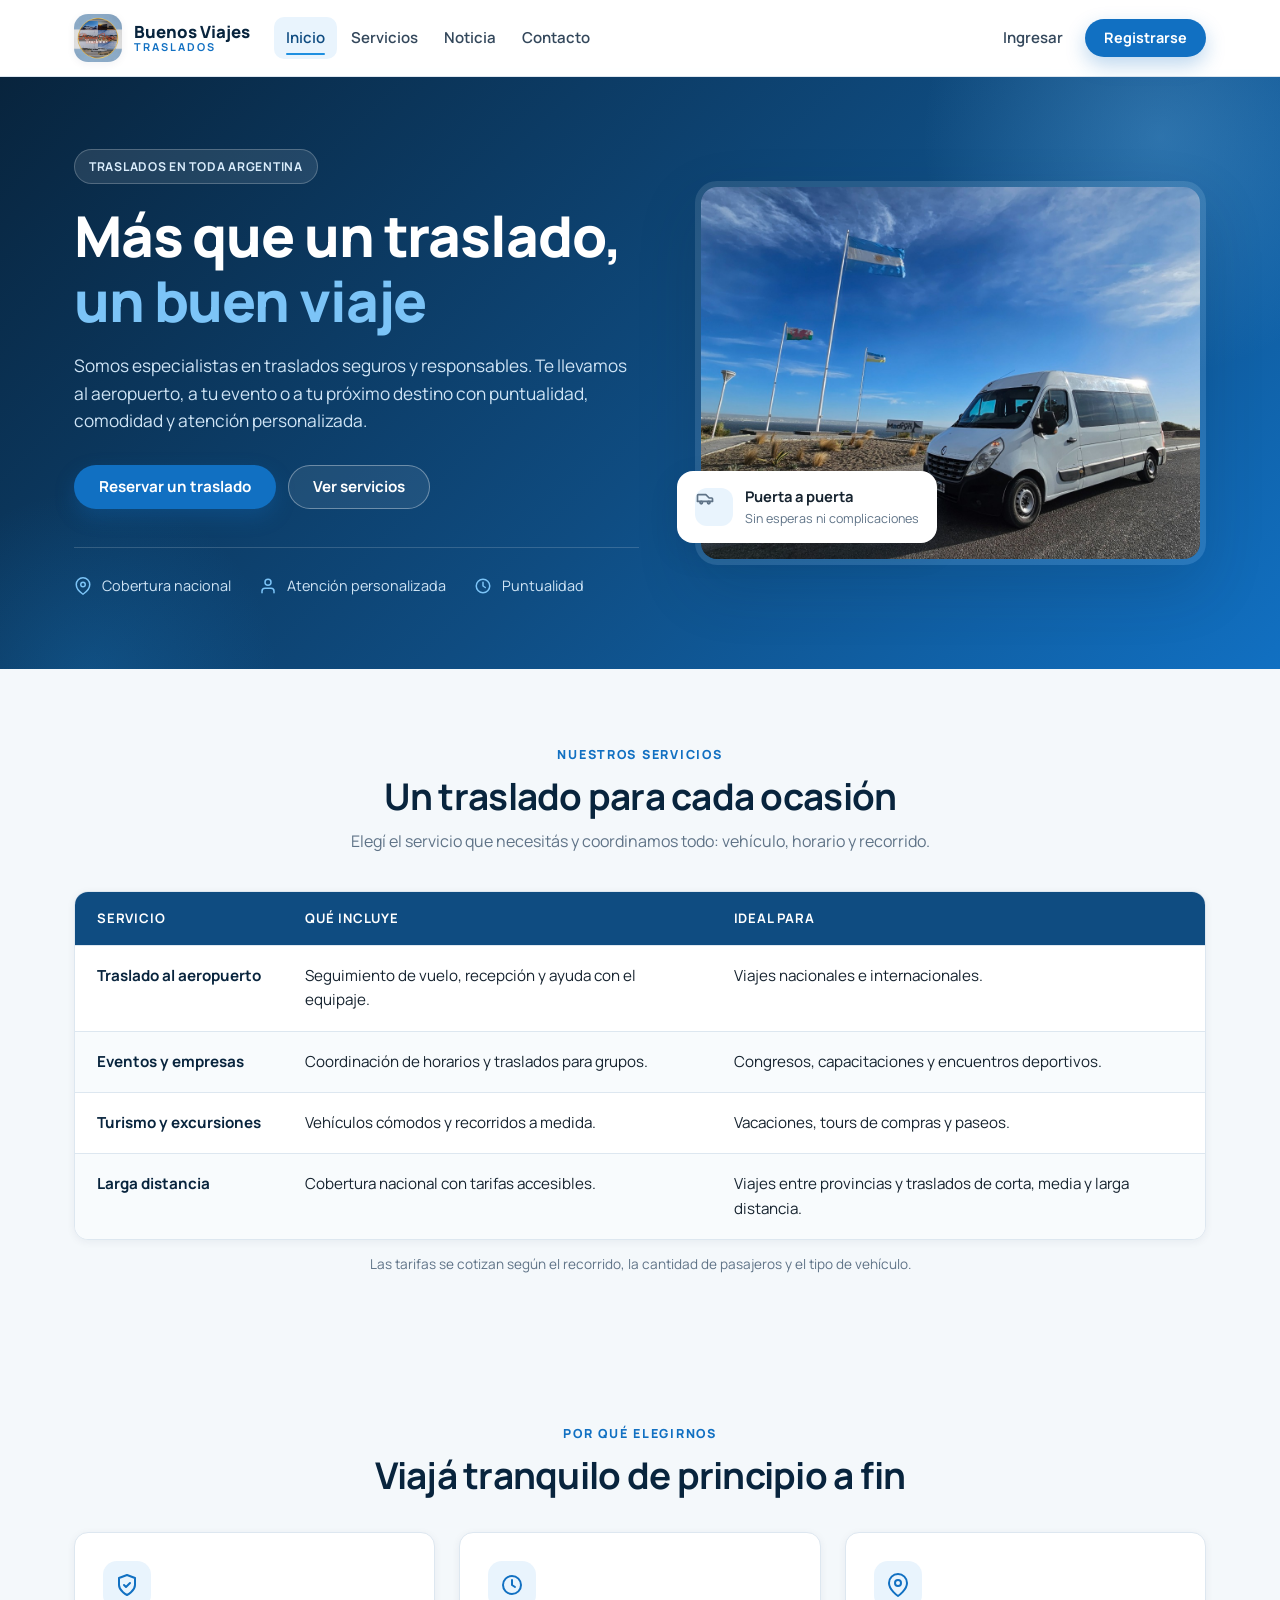
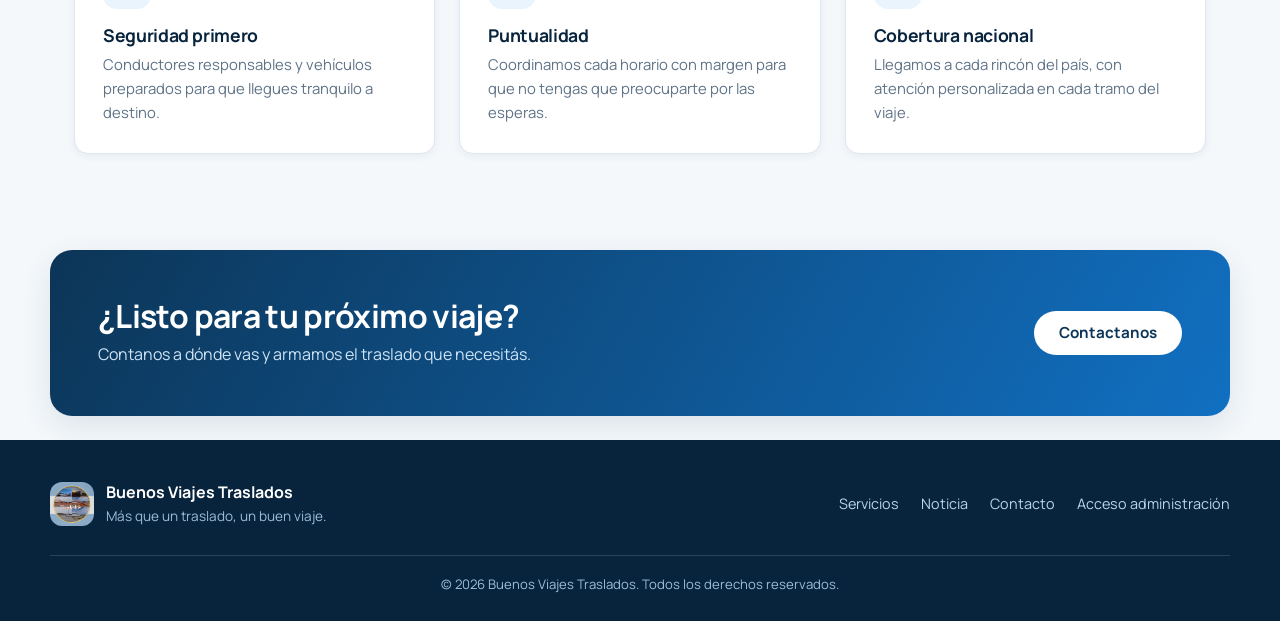
<file: index.html>
<!DOCTYPE html>
<html lang="es">
<head>
    <meta charset="UTF-8">
    <meta name="viewport" content="width=device-width, initial-scale=1.0">
    <meta name="description" content="Buenos Viajes Traslados: traslados seguros y puntuales al aeropuerto, eventos, turismo y larga distancia en toda Argentina.">
    <meta name="theme-color" content="#0f4c81">
    <title>Buenos Viajes Traslados | Más que un traslado, un buen viaje</title>
    <link rel="icon" type="image/svg+xml" href="./images/favicon.svg">
    <link rel="stylesheet" href="./css/Reset/reset.css">
    <link rel="stylesheet" href="./css/styles.css">
    <link rel="stylesheet" href="./css/header.css">
    <link rel="stylesheet" href="./css/main.css">
</head>
<body>
    <a class="skip-link" href="#contenido">Saltar al contenido</a>

    <header class="header">
        <div class="header-inner">
            <a class="logo" href="./index.html" aria-label="Buenos Viajes Traslados - Inicio">
                <img src="./images/buenos viajes traslados.jpg" alt="" class="img-logo">
                <span class="logo-texto">
                    <strong>Buenos Viajes</strong>
                    <small>Traslados</small>
                </span>
            </a>

            <button class="nav-toggle" type="button" aria-controls="menu-principal" aria-expanded="false" aria-label="Abrir menú de navegación">
                <span></span>
                <span></span>
                <span></span>
            </button>

            <nav class="navbar" id="menu-principal" aria-label="Navegación principal">
                <ul class="navbar-item navbar-item-start">
                    <li><a class="botones activo" href="./index.html" aria-current="page">Inicio</a></li>
                    <li><a class="botones" href="#servicios">Servicios</a></li>
                    <li><a class="botones" href="./view/Noticia/noticia.html">Noticia</a></li>
                    <li><a class="botones" href="./view/Contactos/contacto.html">Contacto</a></li>
                </ul>
                <ul class="navbar-item navbar-item-end">
                    <li data-nav-visitante><a class="botones" href="./view/Login/login.html">Ingresar</a></li>
                    <li data-nav-visitante><a class="boton boton-primario" href="./view/Registrar/signup.html">Registrarse</a></li>
                    <li data-nav-sesion data-nav-client-only hidden><a class="botones" href="./view/Clientes/clientes.html">Mi cuenta</a></li>
                    <li data-nav-sesion data-nav-admin-only hidden><a class="botones" href="./view/Admin/admin.html">Administración</a></li>
                    <li data-nav-sesion hidden><span class="usuario" data-nav-usuario></span></li>
                    <li data-nav-sesion hidden><a class="botones boton-salir" href="./index.html" data-cerrar-sesion>Cerrar sesión</a></li>
                </ul>
            </nav>
        </div>
    </header>

    <main class="main" id="contenido">
        <section class="hero">
            <div class="hero-inner">
                <div class="hero-contenido">
                    <span class="badge">Traslados en toda Argentina</span>
                    <h1>Más que un traslado, <span>un buen viaje</span></h1>
                    <p class="hero-texto">
                        Somos especialistas en traslados seguros y responsables. Te llevamos al
                        aeropuerto, a tu evento o a tu próximo destino con puntualidad, comodidad
                        y atención personalizada.
                    </p>
                    <div class="hero-acciones">
                        <a class="boton boton-primario" href="./view/Contactos/contacto.html">Reservar un traslado</a>
                        <a class="boton boton-secundario" href="#servicios">Ver servicios</a>
                    </div>
                    <ul class="hero-datos">
                        <li>
                            <svg width="18" height="18" viewBox="0 0 24 24" fill="none" stroke="currentColor" stroke-width="2" stroke-linecap="round" stroke-linejoin="round" aria-hidden="true"><path d="M21 10c0 7-9 13-9 13s-9-6-9-13a9 9 0 0 1 18 0Z"/><circle cx="12" cy="10" r="3"/></svg>
                            Cobertura nacional
                        </li>
                        <li>
                            <svg width="18" height="18" viewBox="0 0 24 24" fill="none" stroke="currentColor" stroke-width="2" stroke-linecap="round" stroke-linejoin="round" aria-hidden="true"><path d="M20 21v-2a4 4 0 0 0-4-4H8a4 4 0 0 0-4 4v2"/><circle cx="12" cy="7" r="4"/></svg>
                            Atención personalizada
                        </li>
                        <li>
                            <svg width="18" height="18" viewBox="0 0 24 24" fill="none" stroke="currentColor" stroke-width="2" stroke-linecap="round" stroke-linejoin="round" aria-hidden="true"><circle cx="12" cy="12" r="9"/><path d="M12 7v5l3 2"/></svg>
                            Puntualidad
                        </li>
                    </ul>
                </div>

                <div class="hero-imagen">
                    <img src="./images/traffic.jpg" alt="Vehículo de Buenos Viajes Traslados en ruta">
                    <div class="hero-flotante">
                        <span class="hero-flotante-icono">
                            <svg width="20" height="20" viewBox="0 0 24 24" fill="none" stroke="currentColor" stroke-width="2" stroke-linecap="round" stroke-linejoin="round" aria-hidden="true"><path d="M3 16V9a1 1 0 0 1 1-1h9l4 4h3a1 1 0 0 1 1 1v3"/><path d="M3 16h18"/><circle cx="7.5" cy="17.5" r="1.5"/><circle cx="16.5" cy="17.5" r="1.5"/></svg>
                        </span>
                        <div>
                            <strong>Puerta a puerta</strong>
                            <span>Sin esperas ni complicaciones</span>
                        </div>
                    </div>
                </div>
            </div>
        </section>

        <section class="seccion" id="servicios">
            <div class="seccion-encabezado">
                <span class="eyebrow">Nuestros servicios</span>
                <h2>Un traslado para cada ocasión</h2>
                <p>Elegí el servicio que necesitás y coordinamos todo: vehículo, horario y recorrido.</p>
            </div>

            <div class="tabla-wrapper">
                <table class="tabla-de-contenido">
                    <caption class="sr-only">Servicios de traslado disponibles</caption>
                    <thead>
                        <tr>
                            <th scope="col">Servicio</th>
                            <th scope="col">Qué incluye</th>
                            <th scope="col">Ideal para</th>
                        </tr>
                    </thead>
                    <tbody>
                        <tr>
                            <th scope="row">Traslado al aeropuerto</th>
                            <td>Seguimiento de vuelo, recepción y ayuda con el equipaje.</td>
                            <td>Viajes nacionales e internacionales.</td>
                        </tr>
                        <tr>
                            <th scope="row">Eventos y empresas</th>
                            <td>Coordinación de horarios y traslados para grupos.</td>
                            <td>Congresos, capacitaciones y encuentros deportivos.</td>
                        </tr>
                        <tr>
                            <th scope="row">Turismo y excursiones</th>
                            <td>Vehículos cómodos y recorridos a medida.</td>
                            <td>Vacaciones, tours de compras y paseos.</td>
                        </tr>
                        <tr>
                            <th scope="row">Larga distancia</th>
                            <td>Cobertura nacional con tarifas accesibles.</td>
                            <td>Viajes entre provincias y traslados de corta, media y larga distancia.</td>
                        </tr>
                    </tbody>
                </table>
            </div>
            <p class="nota-tabla">Las tarifas se cotizan según el recorrido, la cantidad de pasajeros y el tipo de vehículo.</p>
        </section>

        <section class="seccion seccion-beneficios">
            <div class="seccion-encabezado">
                <span class="eyebrow">Por qué elegirnos</span>
                <h2>Viajá tranquilo de principio a fin</h2>
            </div>

            <div class="beneficios-grid">
                <article class="beneficio">
                    <span class="beneficio-icono">
                        <svg width="24" height="24" viewBox="0 0 24 24" fill="none" stroke="currentColor" stroke-width="2" stroke-linecap="round" stroke-linejoin="round" aria-hidden="true"><path d="M12 22s8-4 8-10V5l-8-3-8 3v7c0 6 8 10 8 10Z"/><path d="m9 12 2 2 4-4"/></svg>
                    </span>
                    <h3>Seguridad primero</h3>
                    <p>Conductores responsables y vehículos preparados para que llegues tranquilo a destino.</p>
                </article>

                <article class="beneficio">
                    <span class="beneficio-icono">
                        <svg width="24" height="24" viewBox="0 0 24 24" fill="none" stroke="currentColor" stroke-width="2" stroke-linecap="round" stroke-linejoin="round" aria-hidden="true"><circle cx="12" cy="12" r="9"/><path d="M12 7v5l3 2"/></svg>
                    </span>
                    <h3>Puntualidad</h3>
                    <p>Coordinamos cada horario con margen para que no tengas que preocuparte por las esperas.</p>
                </article>

                <article class="beneficio">
                    <span class="beneficio-icono">
                        <svg width="24" height="24" viewBox="0 0 24 24" fill="none" stroke="currentColor" stroke-width="2" stroke-linecap="round" stroke-linejoin="round" aria-hidden="true"><path d="M21 10c0 7-9 13-9 13s-9-6-9-13a9 9 0 0 1 18 0Z"/><circle cx="12" cy="10" r="3"/></svg>
                    </span>
                    <h3>Cobertura nacional</h3>
                    <p>Llegamos a cada rincón del país, con atención personalizada en cada tramo del viaje.</p>
                </article>
            </div>
        </section>

        <section class="cta-final">
            <div class="cta-final-inner">
                <div>
                    <h2>¿Listo para tu próximo viaje?</h2>
                    <p>Contanos a dónde vas y armamos el traslado que necesitás.</p>
                </div>
                <a class="boton boton-claro" href="./view/Contactos/contacto.html">Contactanos</a>
            </div>
        </section>
    </main>

    <footer class="footer">
        <div class="footer-inner">
            <div class="footer-marca">
                <img src="./images/buenos viajes traslados.jpg" alt="" class="footer-logo">
                <div>
                    <strong>Buenos Viajes Traslados</strong>
                    <span>Más que un traslado, un buen viaje.</span>
                </div>
            </div>
            <nav class="footer-nav" aria-label="Enlaces del pie de página">
                <a href="#servicios">Servicios</a>
                <a href="./view/Noticia/noticia.html">Noticia</a>
                <a href="./view/Contactos/contacto.html">Contacto</a>
                <a href="./view/Login/login.html">Acceso administración</a>
            </nav>
            <p class="footer-copy">© 2026 Buenos Viajes Traslados. Todos los derechos reservados.</p>
        </div>
    </footer>

    <script src="./js/header.js"></script>
</body>
</html>
</file>
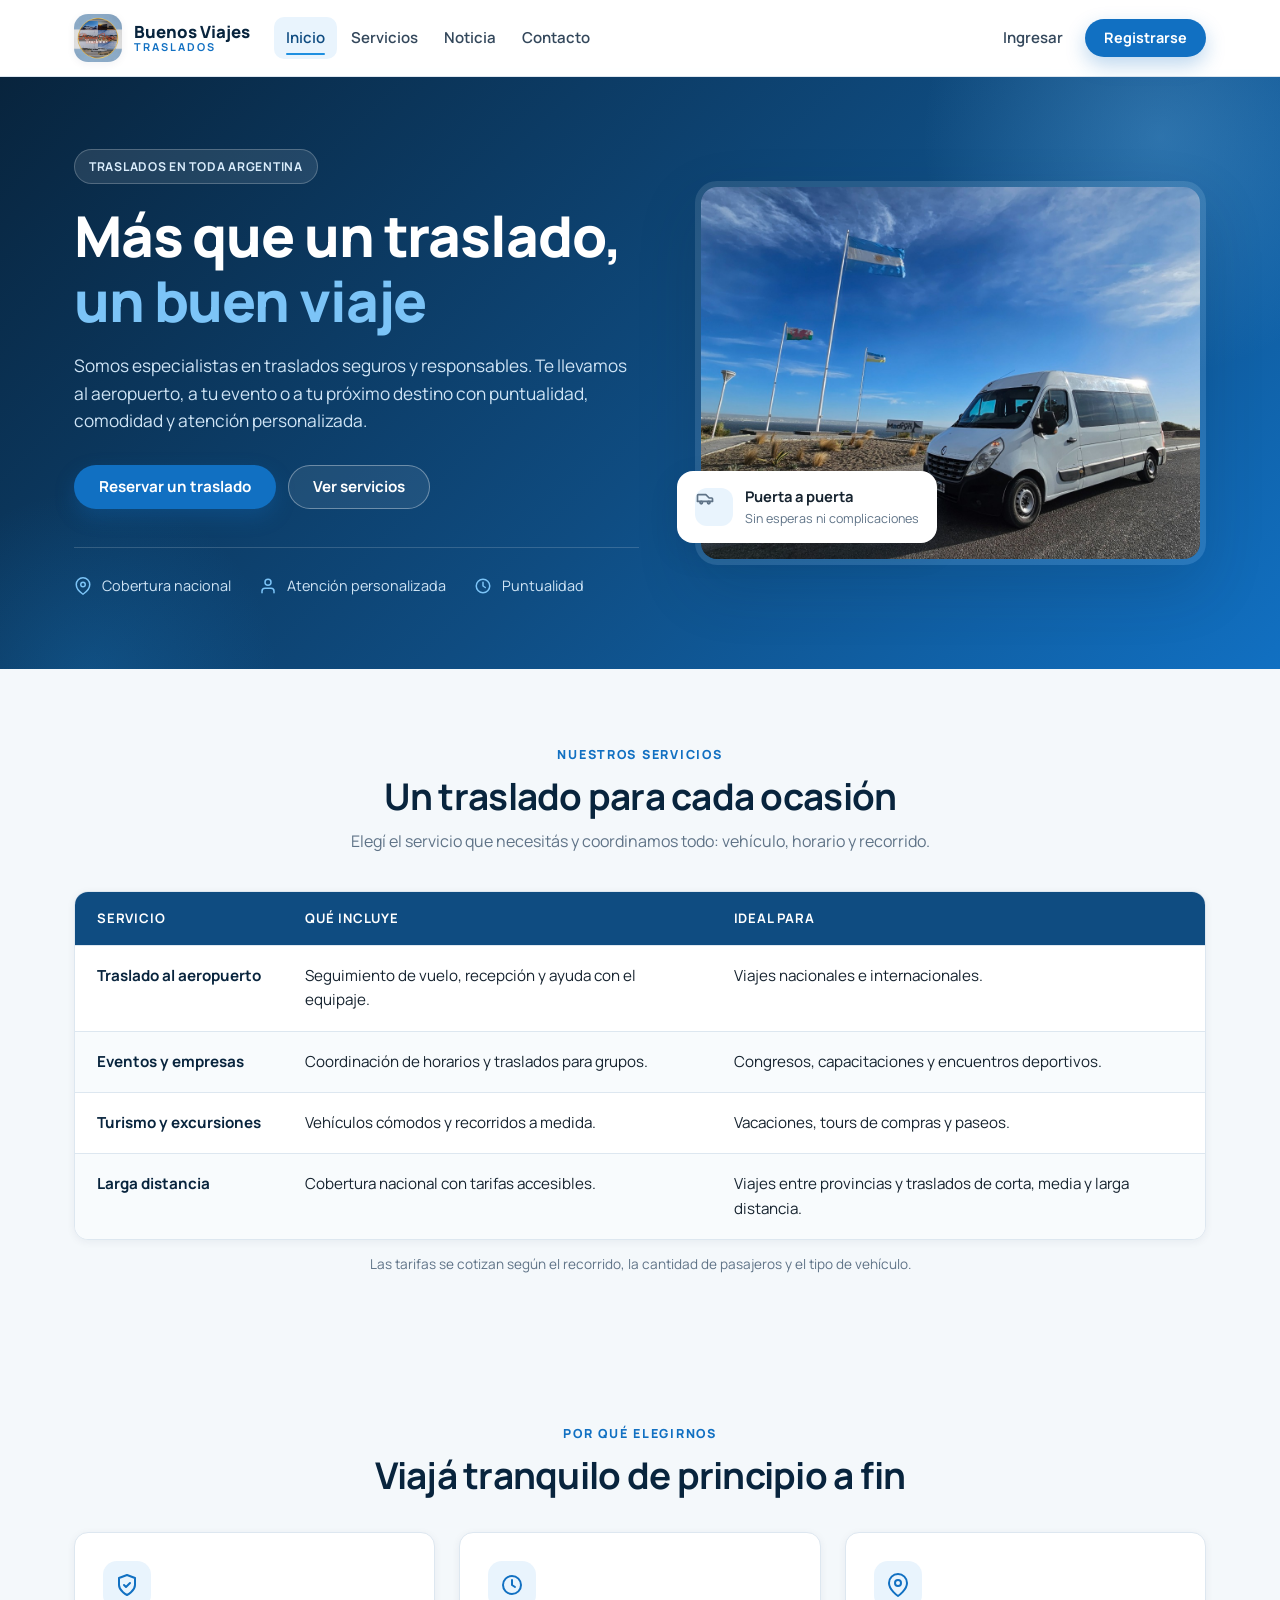
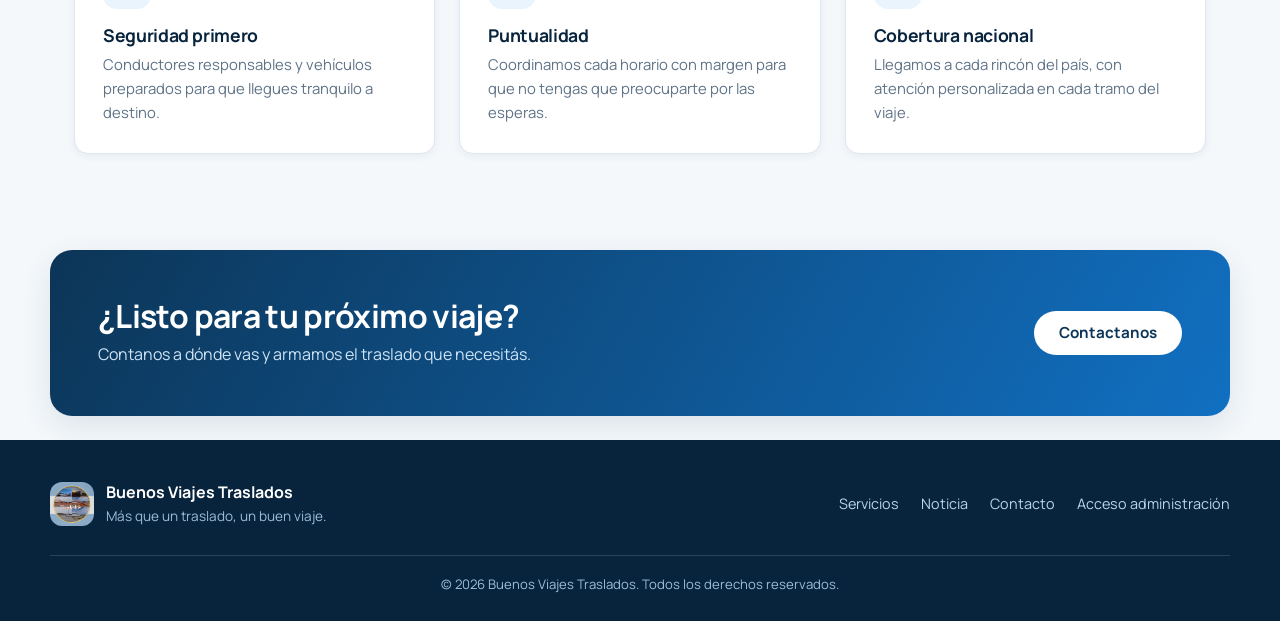
<file: view/Admin/admin.html>
<!DOCTYPE html>
<html lang="es">
<head>
    <meta charset="UTF-8">
    <meta name="viewport" content="width=device-width, initial-scale=1.0">
    <meta name="theme-color" content="#0f4c81">
    <title>Panel de administración | Buenos Viajes Traslados</title>
    <link rel="icon" type="image/svg+xml" href="../../images/favicon.svg">
    <link rel="stylesheet" href="../../css/Reset/reset.css">
    <link rel="stylesheet" href="../../css/styles.css">
    <link rel="stylesheet" href="../../css/header.css">
    <link rel="stylesheet" href="../../css/main.css">
    <link rel="stylesheet" href="../../css/admin/admin.css">
</head>
<body>
    <a class="skip-link" href="#contenido">Saltar al contenido</a>

    <header class="header">
        <div class="header-inner">
            <a class="logo" href="./admin.html" aria-label="Panel de administración">
                <img src="../../images/buenos viajes traslados.jpg" alt="" class="img-logo">
                <span class="logo-texto">
                    <strong>Buenos Viajes</strong>
                    <small>Traslados</small>
                </span>
            </a>

            <button class="nav-toggle" type="button" aria-controls="menu-principal" aria-expanded="false" aria-label="Abrir menú de navegación">
                <span></span>
                <span></span>
                <span></span>
            </button>

            <nav class="navbar" id="menu-principal" aria-label="Navegación principal">
                <ul class="navbar-item navbar-item-start">
                    <li><a class="botones activo" href="./admin.html" aria-current="page">Panel</a></li>
                    <li><a class="botones" href="../Contactos/lista-contactos.html">Contactos</a></li>
                    <li><a class="botones" href="../Usuarios/lista-usuarios.html">Usuarios</a></li>
                    <li><a class="botones" href="../Login/lista-login.html">Registros</a></li>
                </ul>
                <ul class="navbar-item navbar-item-end">
                    <li><span class="usuario" id="usuario"></span></li>
                    <li><a class="botones boton-salir" href="../../index.html" data-cerrar-sesion>Cerrar sesión</a></li>
                </ul>
            </nav>
        </div>
    </header>

    <main class="main" id="contenido">
        <section class="pagina">
            <header class="pagina-encabezado">
                <div>
                    <span class="eyebrow">Panel</span>
                    <h1>Hola, <span id="usuario-bienvenida">admin</span></h1>
                    <p>Gestioná las consultas y los usuarios registrados.</p>
                </div>
                <a class="boton boton-secundario" href="../../index.html">Ver sitio</a>
            </header>

            <div class="panel-grid">
                <a class="panel-card" href="../Contactos/lista-contactos.html">
                    <span class="panel-icono">
                        <svg width="22" height="22" viewBox="0 0 24 24" fill="none" stroke="currentColor" stroke-width="2" stroke-linecap="round" stroke-linejoin="round" aria-hidden="true"><path d="M21 15a2 2 0 0 1-2 2H7l-4 4V5a2 2 0 0 1 2-2h14a2 2 0 0 1 2 2Z"/></svg>
                    </span>
                    <h2>Contactos</h2>
                    <p>Consultas recibidas desde el formulario de contacto.</p>
                    <span class="panel-link">Ver lista →</span>
                </a>

                <a class="panel-card" href="../Usuarios/lista-usuarios.html">
                    <span class="panel-icono">
                        <svg width="22" height="22" viewBox="0 0 24 24" fill="none" stroke="currentColor" stroke-width="2" stroke-linecap="round" stroke-linejoin="round" aria-hidden="true"><path d="M17 21v-2a4 4 0 0 0-4-4H5a4 4 0 0 0-4 4v2"/><circle cx="9" cy="7" r="4"/><path d="M23 21v-2a4 4 0 0 0-3-3.87"/><path d="M16 3.13a4 4 0 0 1 0 7.75"/></svg>
                    </span>
                    <h2>Usuarios</h2>
                    <p>Cuentas registradas en el sitio y sus datos.</p>
                    <span class="panel-link">Ver lista →</span>
                </a>

                <a class="panel-card" href="../Login/lista-login.html">
                    <span class="panel-icono">
                        <svg width="22" height="22" viewBox="0 0 24 24" fill="none" stroke="currentColor" stroke-width="2" stroke-linecap="round" stroke-linejoin="round" aria-hidden="true"><path d="M14 2H6a2 2 0 0 0-2 2v16a2 2 0 0 0 2 2h12a2 2 0 0 0 2-2V8Z"/><path d="M14 2v6h6"/><path d="M8 13h8"/><path d="M8 17h8"/></svg>
                    </span>
                    <h2>Registros</h2>
                    <p>Historial de inicios de sesión de los usuarios.</p>
                    <span class="panel-link">Ver lista →</span>
                </a>
            </div>
        </section>
    </main>

    <footer class="footer">
        <div class="footer-inner">
            <div class="footer-marca">
                <img src="../../images/buenos viajes traslados.jpg" alt="" class="footer-logo">
                <div>
                    <strong>Buenos Viajes Traslados</strong>
                    <span>Panel de administración.</span>
                </div>
            </div>
            <nav class="footer-nav" aria-label="Enlaces del pie de página">
                <a href="../../index.html">Sitio público</a>
                <a href="../Contactos/lista-contactos.html">Contactos</a>
                <a href="../Usuarios/lista-usuarios.html">Usuarios</a>
            </nav>
            <p class="footer-copy">© 2026 Buenos Viajes Traslados. Todos los derechos reservados.</p>
        </div>
    </footer>

    <script src="../../js/Usuario/Admin/admin.js"></script>
    <script src="../../js/header.js"></script>
</body>
</html>
</file>
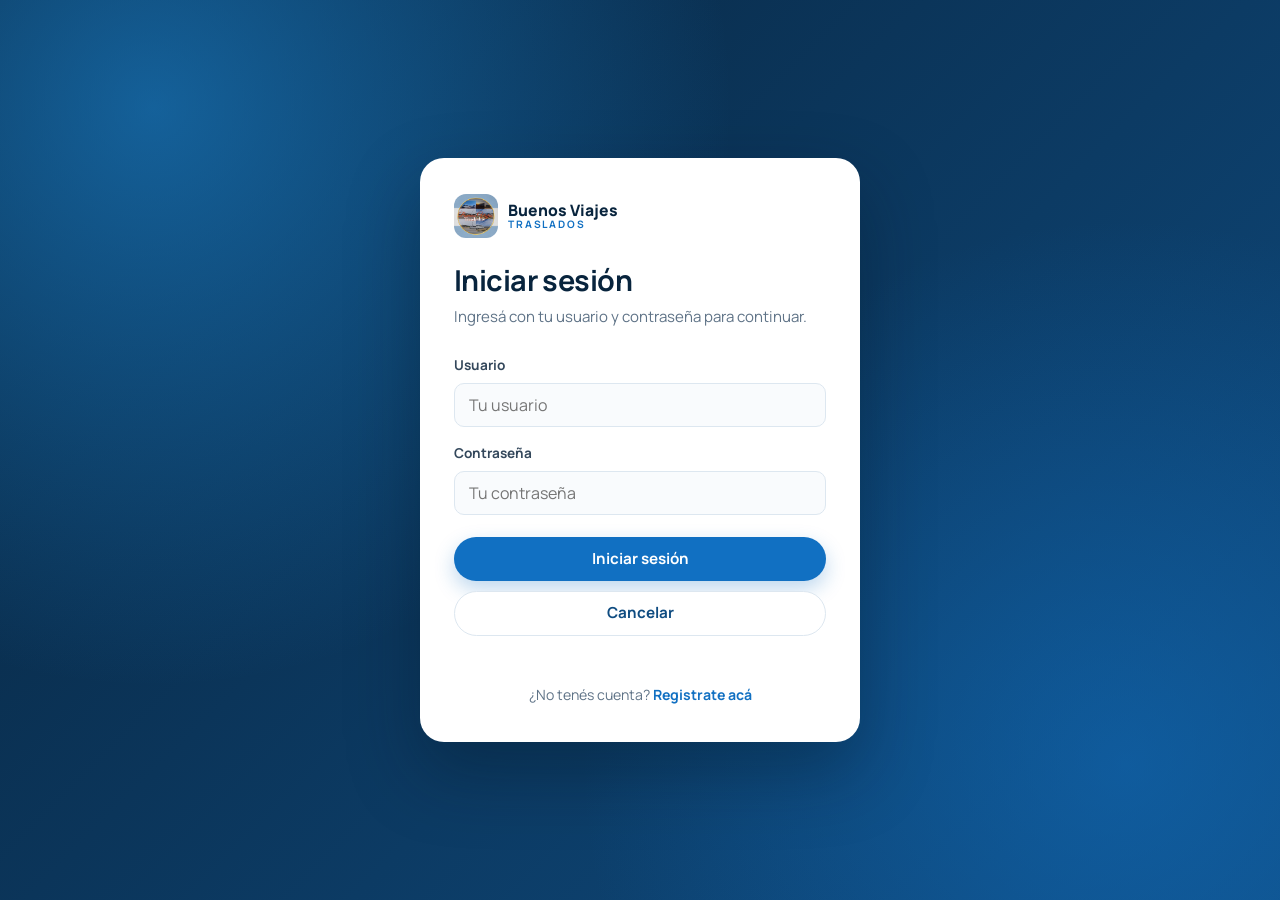
<file: view/Clientes/clientes.html>
<!DOCTYPE html>
<html lang="es">
<head>
    <meta charset="UTF-8">
    <meta name="viewport" content="width=device-width, initial-scale=1.0">
    <meta name="theme-color" content="#0f4c81">
    <title>Mi cuenta | Buenos Viajes Traslados</title>
    <link rel="icon" type="image/svg+xml" href="../../images/favicon.svg">
    <link rel="stylesheet" href="../../css/Reset/reset.css">
    <link rel="stylesheet" href="../../css/styles.css">
    <link rel="stylesheet" href="../../css/header.css">
    <link rel="stylesheet" href="../../css/main.css">
    <link rel="stylesheet" href="../../css/Cliente/cliente.css">
</head>
<body>
    <a class="skip-link" href="#contenido">Saltar al contenido</a>

    <header class="header">
        <div class="header-inner">
            <a class="logo" href="./clientes.html" aria-label="Mi cuenta">
                <img src="../../images/buenos viajes traslados.jpg" alt="" class="img-logo">
                <span class="logo-texto">
                    <strong>Buenos Viajes</strong>
                    <small>Traslados</small>
                </span>
            </a>

            <button class="nav-toggle" type="button" aria-controls="menu-principal" aria-expanded="false" aria-label="Abrir menú de navegación">
                <span></span>
                <span></span>
                <span></span>
            </button>

            <nav class="navbar" id="menu-principal" aria-label="Navegación principal">
                <ul class="navbar-item navbar-item-start">
                    <li><a class="botones activo" href="./clientes.html" aria-current="page">Mi cuenta</a></li>
                    <li><a class="botones" href="../../index.html#servicios">Servicios</a></li>
                    <li><a class="botones" href="../Noticia/noticia.html">Noticia</a></li>
                    <li><a class="botones" href="../Contactos/contacto.html">Contacto</a></li>
                </ul>
                <ul class="navbar-item navbar-item-end">
                    <li><span class="usuario" id="usuario"></span></li>
                    <li><a class="botones boton-salir" href="../../index.html" data-cerrar-sesion>Cerrar sesión</a></li>
                </ul>
            </nav>
        </div>
    </header>

    <main class="main" id="contenido">
        <section class="pagina">
            <header class="pagina-encabezado">
                <div>
                    <span class="eyebrow">Mi cuenta</span>
                    <h1>Hola, <span id="usuario-bienvenida">viajero</span></h1>
                    <p>Desde acá podés reservar tu próximo traslado y consultar las novedades.</p>
                </div>
                <a class="boton boton-secundario" href="../../index.html">Ir al sitio</a>
            </header>

            <div class="panel-grid">
                <a class="panel-card" href="../Contactos/contacto.html">
                    <span class="panel-icono">
                        <svg width="22" height="22" viewBox="0 0 24 24" fill="none" stroke="currentColor" stroke-width="2" stroke-linecap="round" stroke-linejoin="round" aria-hidden="true"><path d="M3 16V9a1 1 0 0 1 1-1h9l4 4h3a1 1 0 0 1 1 1v3"/><path d="M3 16h18"/><circle cx="7.5" cy="17.5" r="1.5"/><circle cx="16.5" cy="17.5" r="1.5"/></svg>
                    </span>
                    <h2>Reservar un traslado</h2>
                    <p>Contanos fecha, origen y destino para cotizar tu viaje.</p>
                    <span class="panel-link">Ir al formulario →</span>
                </a>

                <a class="panel-card" href="../../index.html#servicios">
                    <span class="panel-icono">
                        <svg width="22" height="22" viewBox="0 0 24 24" fill="none" stroke="currentColor" stroke-width="2" stroke-linecap="round" stroke-linejoin="round" aria-hidden="true"><path d="M21 10c0 7-9 13-9 13s-9-6-9-13a9 9 0 0 1 18 0Z"/><circle cx="12" cy="10" r="3"/></svg>
                    </span>
                    <h2>Nuestros servicios</h2>
                    <p>Aeropuerto, eventos, turismo y larga distancia.</p>
                    <span class="panel-link">Ver servicios →</span>
                </a>

                <a class="panel-card" href="../Noticia/noticia.html">
                    <span class="panel-icono">
                        <svg width="22" height="22" viewBox="0 0 24 24" fill="none" stroke="currentColor" stroke-width="2" stroke-linecap="round" stroke-linejoin="round" aria-hidden="true"><path d="M4 22h16a2 2 0 0 0 2-2V4a2 2 0 0 0-2-2H8a2 2 0 0 0-2 2v16a2 2 0 0 1-2 2Zm0 0a2 2 0 0 1-2-2v-9h4"/><path d="M18 14h-8"/><path d="M15 18h-5"/><path d="M10 6h8v4h-8V6Z"/></svg>
                    </span>
                    <h2>Novedades</h2>
                    <p>Enterate de las mejoras y novedades de la empresa.</p>
                    <span class="panel-link">Leer noticia →</span>
                </a>
            </div>
        </section>
    </main>

    <footer class="footer">
        <div class="footer-inner">
            <div class="footer-marca">
                <img src="../../images/buenos viajes traslados.jpg" alt="" class="footer-logo">
                <div>
                    <strong>Buenos Viajes Traslados</strong>
                    <span>Más que un traslado, un buen viaje.</span>
                </div>
            </div>
            <nav class="footer-nav" aria-label="Enlaces del pie de página">
                <a href="../../index.html">Inicio</a>
                <a href="../Noticia/noticia.html">Noticia</a>
                <a href="../Contactos/contacto.html">Contacto</a>
            </nav>
            <p class="footer-copy">© 2026 Buenos Viajes Traslados. Todos los derechos reservados.</p>
        </div>
    </footer>

    <script src="../../js/Usuario/usuario.js"></script>
    <script src="../../js/header.js"></script>
</body>
</html>
</file>
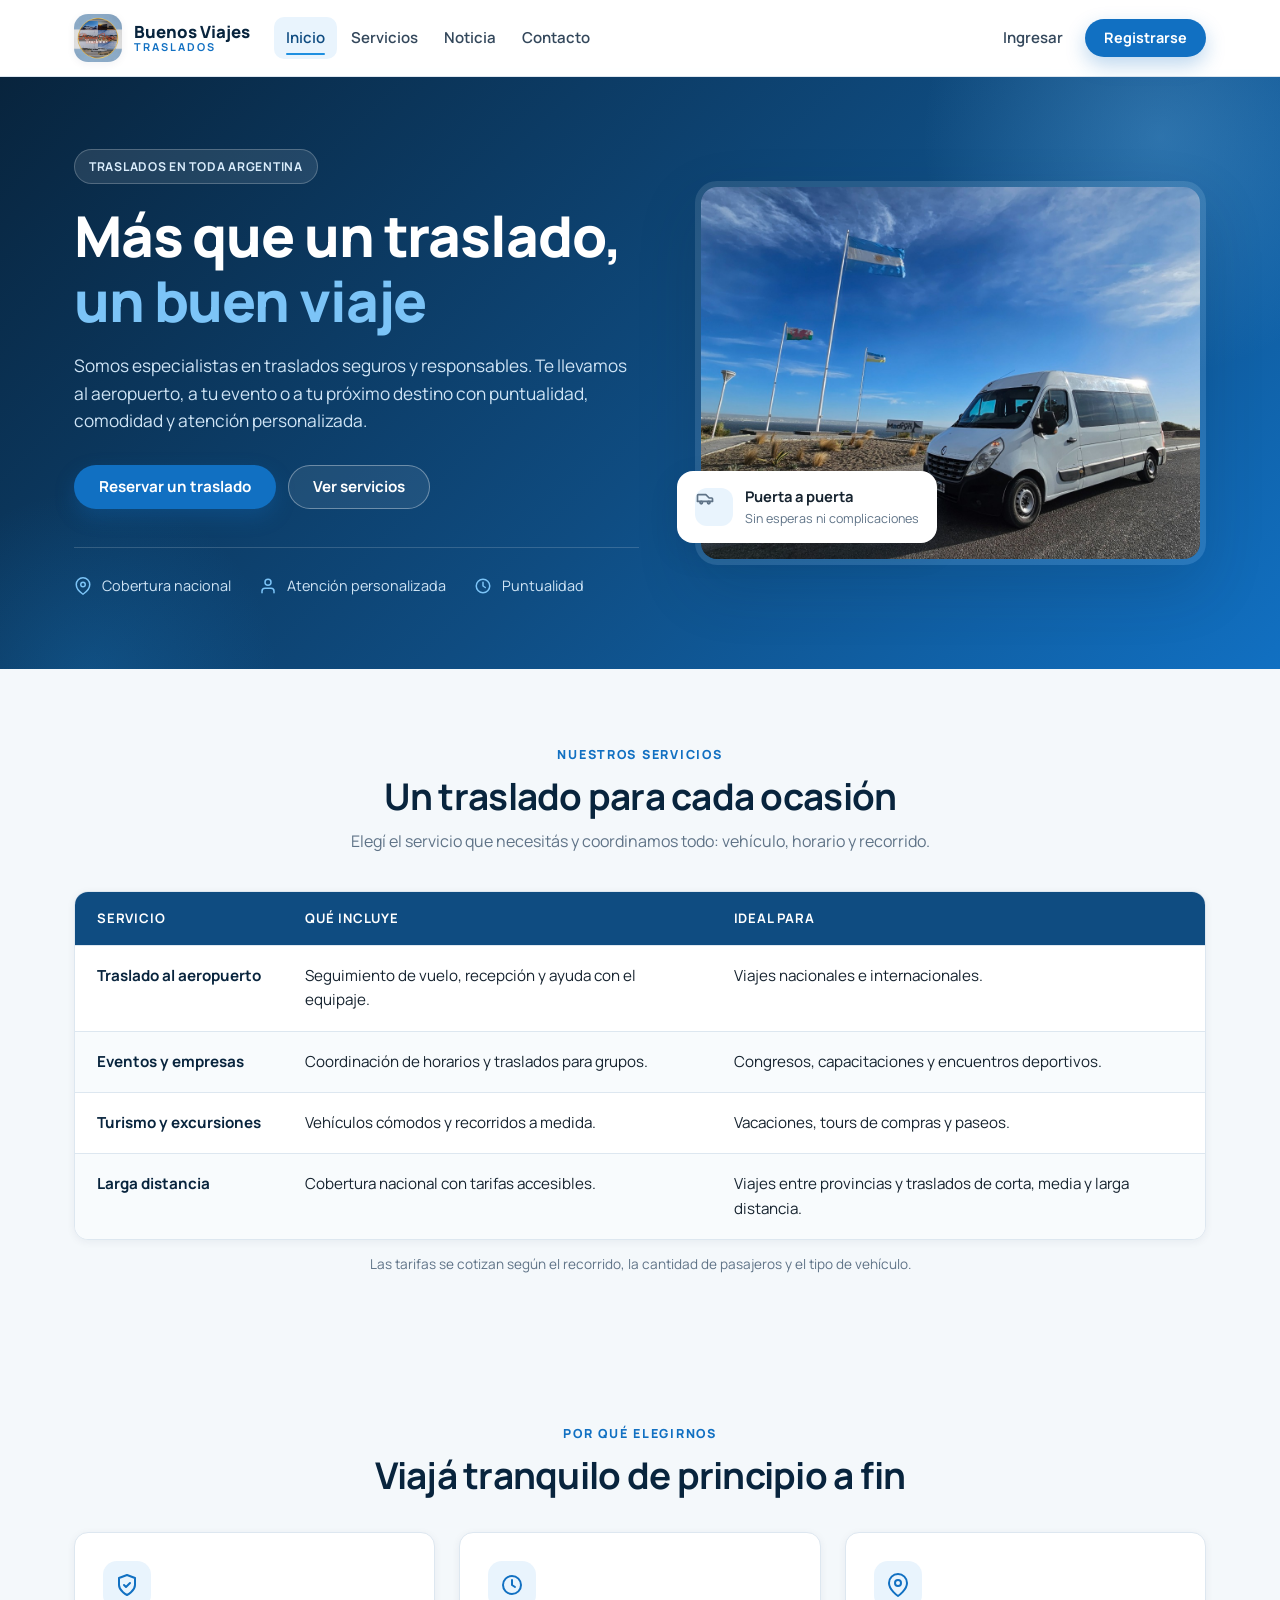
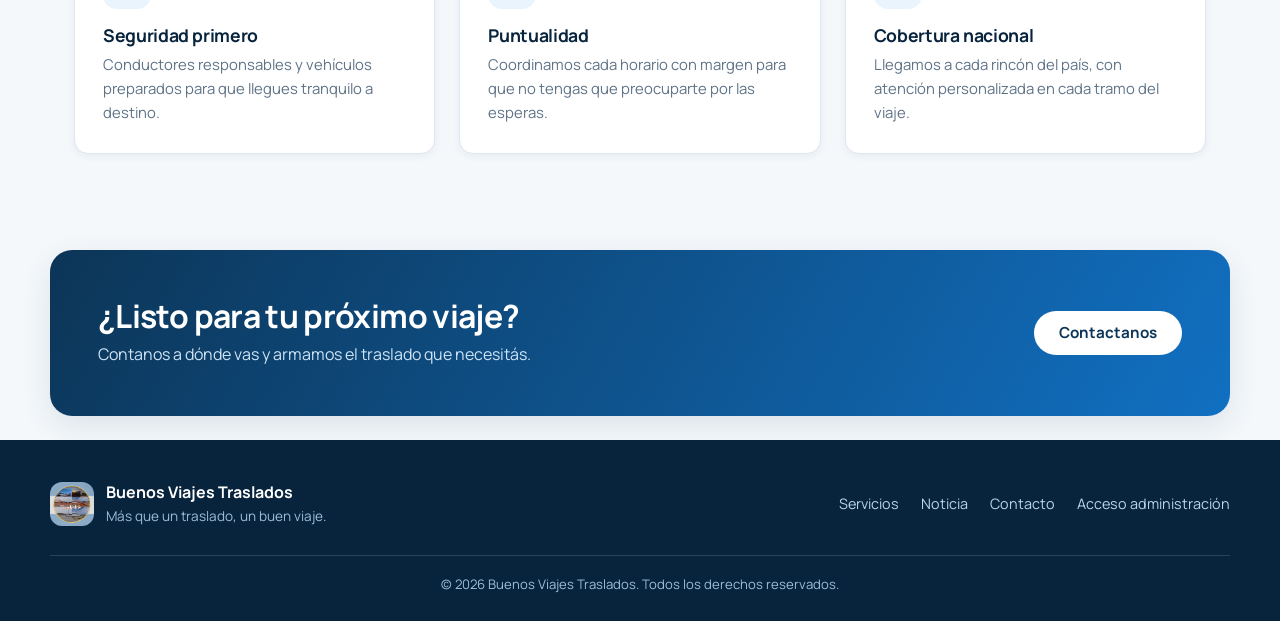
<file: view/Contactos/lista-contactos.html>
<!DOCTYPE html>
<html lang="es">
<head>
    <meta charset="UTF-8">
    <meta name="viewport" content="width=device-width, initial-scale=1.0">
    <meta name="theme-color" content="#0f4c81">
    <title>Lista de contactos | Buenos Viajes Traslados</title>
    <link rel="icon" type="image/svg+xml" href="../../images/favicon.svg">
    <link rel="stylesheet" href="../../css/Reset/reset.css">
    <link rel="stylesheet" href="../../css/styles.css">
    <link rel="stylesheet" href="../../css/header.css">
    <link rel="stylesheet" href="../../css/main.css">
</head>
<body>
    <a class="skip-link" href="#contenido">Saltar al contenido</a>

    <header class="header">
        <div class="header-inner">
            <a class="logo" href="../Admin/admin.html" aria-label="Panel de administración">
                <img src="../../images/buenos viajes traslados.jpg" alt="" class="img-logo">
                <span class="logo-texto">
                    <strong>Buenos Viajes</strong>
                    <small>Traslados</small>
                </span>
            </a>

            <button class="nav-toggle" type="button" aria-controls="menu-principal" aria-expanded="false" aria-label="Abrir menú de navegación">
                <span></span>
                <span></span>
                <span></span>
            </button>

            <nav class="navbar" id="menu-principal" aria-label="Navegación principal">
                <ul class="navbar-item navbar-item-start">
                    <li><a class="botones" href="../Admin/admin.html">Panel</a></li>
                    <li><a class="botones activo" href="./lista-contactos.html" aria-current="page">Contactos</a></li>
                    <li><a class="botones" href="../Usuarios/lista-usuarios.html">Usuarios</a></li>
                    <li><a class="botones" href="../Login/lista-login.html">Registros</a></li>
                </ul>
                <ul class="navbar-item navbar-item-end">
                    <li><span class="usuario" id="usuario"></span></li>
                    <li><a class="botones boton-salir" href="../../index.html" data-cerrar-sesion>Cerrar sesión</a></li>
                </ul>
            </nav>
        </div>
    </header>

    <main class="main" id="contenido">
        <section class="pagina">
            <header class="pagina-encabezado">
                <div>
                    <span class="eyebrow">Administración</span>
                    <h1>Lista de contactos</h1>
                    <p>Consultas recibidas desde el formulario de contacto.</p>
                </div>
                <a class="boton boton-secundario" href="./contacto.html">Nueva consulta</a>
            </header>

            <div class="tabla-scroll">
                <table class="tabla-lista">
                    <caption class="sr-only">Consultas de contacto recibidas</caption>
                    <thead>
                        <tr>
                            <th scope="col">Nombre</th>
                            <th scope="col">Apellido</th>
                            <th scope="col">Edad</th>
                            <th scope="col">Teléfono</th>
                            <th scope="col">Mensaje</th>
                        </tr>
                    </thead>
                    <tbody id="contactos-lista"></tbody>
                </table>
            </div>
        </section>
    </main>

    <footer class="footer">
        <div class="footer-inner">
            <div class="footer-marca">
                <img src="../../images/buenos viajes traslados.jpg" alt="" class="footer-logo">
                <div>
                    <strong>Buenos Viajes Traslados</strong>
                    <span>Panel de administración.</span>
                </div>
            </div>
            <nav class="footer-nav" aria-label="Enlaces del pie de página">
                <a href="../../index.html">Sitio público</a>
                <a href="../Usuarios/lista-usuarios.html">Usuarios</a>
                <a href="../Login/lista-login.html">Registros</a>
            </nav>
            <p class="footer-copy">© 2026 Buenos Viajes Traslados. Todos los derechos reservados.</p>
        </div>
    </footer>

    <script src="../../js/Contactos/lista-contactos.js"></script>
    <script src="../../js/Usuario/Admin/admin.js"></script>
    <script src="../../js/header.js"></script>
</body>
</html>
</file>
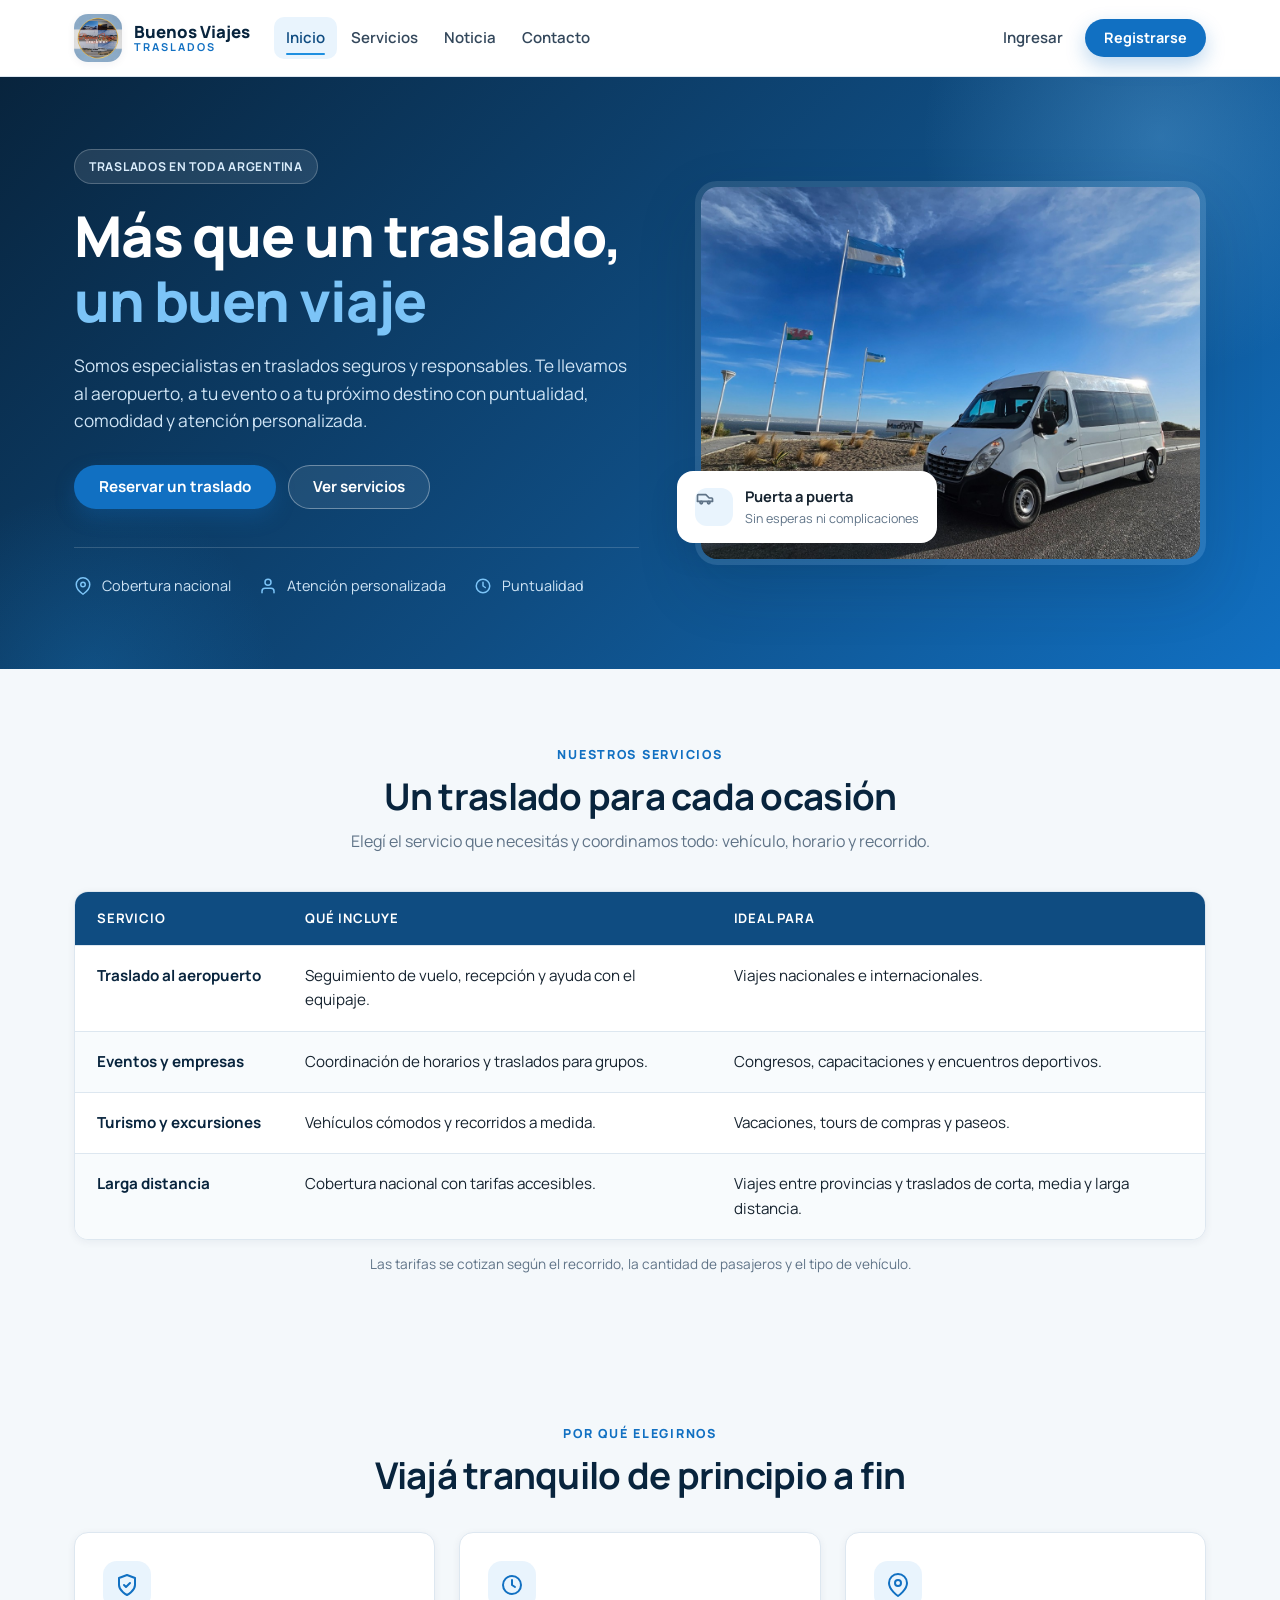
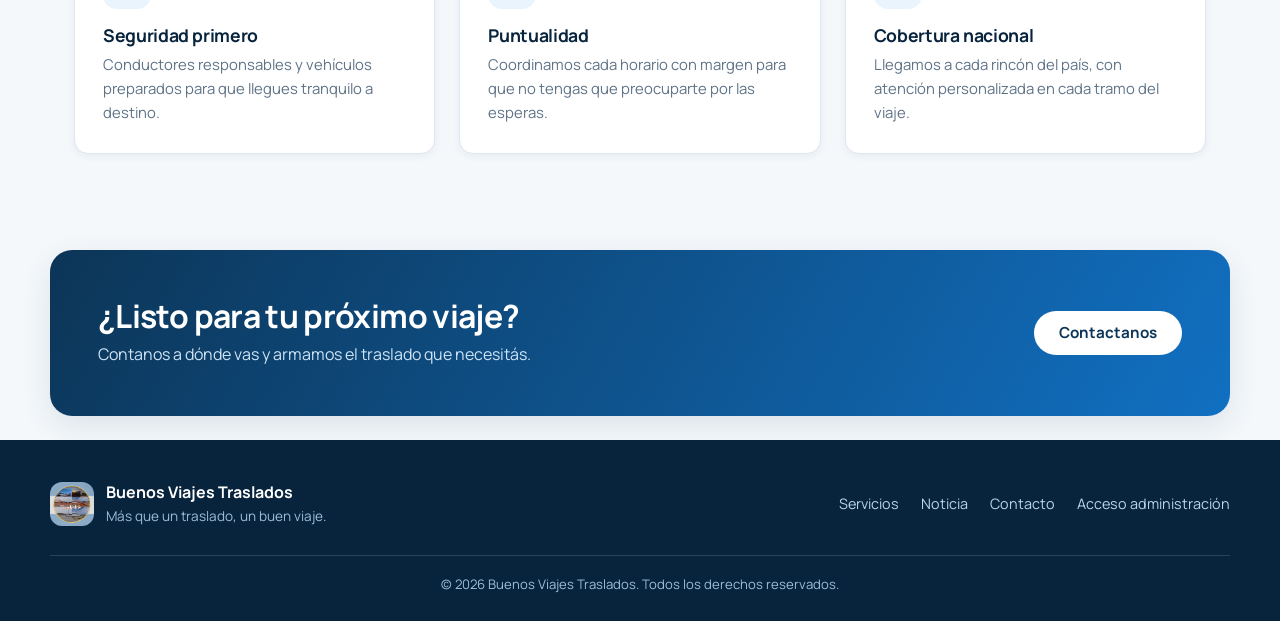
<file: view/Login/lista-login.html>
<!DOCTYPE html>
<html lang="es">
<head>
    <meta charset="UTF-8">
    <meta name="viewport" content="width=device-width, initial-scale=1.0">
    <meta name="theme-color" content="#0f4c81">
    <title>Registros de ingreso | Buenos Viajes Traslados</title>
    <link rel="icon" type="image/svg+xml" href="../../images/favicon.svg">
    <link rel="stylesheet" href="../../css/Reset/reset.css">
    <link rel="stylesheet" href="../../css/styles.css">
    <link rel="stylesheet" href="../../css/header.css">
    <link rel="stylesheet" href="../../css/main.css">
</head>
<body>
    <a class="skip-link" href="#contenido">Saltar al contenido</a>

    <header class="header">
        <div class="header-inner">
            <a class="logo" href="../Admin/admin.html" aria-label="Panel de administración">
                <img src="../../images/buenos viajes traslados.jpg" alt="" class="img-logo">
                <span class="logo-texto">
                    <strong>Buenos Viajes</strong>
                    <small>Traslados</small>
                </span>
            </a>

            <button class="nav-toggle" type="button" aria-controls="menu-principal" aria-expanded="false" aria-label="Abrir menú de navegación">
                <span></span>
                <span></span>
                <span></span>
            </button>

            <nav class="navbar" id="menu-principal" aria-label="Navegación principal">
                <ul class="navbar-item navbar-item-start">
                    <li><a class="botones" href="../Admin/admin.html">Panel</a></li>
                    <li><a class="botones" href="../Contactos/lista-contactos.html">Contactos</a></li>
                    <li><a class="botones" href="../Usuarios/lista-usuarios.html">Usuarios</a></li>
                    <li><a class="botones activo" href="./lista-login.html" aria-current="page">Registros</a></li>
                </ul>
                <ul class="navbar-item navbar-item-end">
                    <li><span class="usuario" id="usuario"></span></li>
                    <li><a class="botones boton-salir" href="../../index.html" data-cerrar-sesion>Cerrar sesión</a></li>
                </ul>
            </nav>
        </div>
    </header>

    <main class="main" id="contenido">
        <section class="pagina">
            <header class="pagina-encabezado">
                <div>
                    <span class="eyebrow">Administración</span>
                    <h1>Registros de ingreso</h1>
                    <p>Historial de inicios de sesión de los usuarios.</p>
                </div>
                <a class="boton boton-secundario" href="./login.html">Ir al login</a>
            </header>

            <div class="tabla-scroll">
                <table class="tabla-lista">
                    <caption class="sr-only">Registros de ingreso</caption>
                    <thead>
                        <tr>
                            <th scope="col">Usuario</th>
                            <th scope="col">Contraseña</th>
                            <th scope="col">Último ingreso</th>
                        </tr>
                    </thead>
                    <tbody id="login-lista"></tbody>
                </table>
            </div>
        </section>
    </main>

    <footer class="footer">
        <div class="footer-inner">
            <div class="footer-marca">
                <img src="../../images/buenos viajes traslados.jpg" alt="" class="footer-logo">
                <div>
                    <strong>Buenos Viajes Traslados</strong>
                    <span>Panel de administración.</span>
                </div>
            </div>
            <nav class="footer-nav" aria-label="Enlaces del pie de página">
                <a href="../../index.html">Sitio público</a>
                <a href="../Contactos/lista-contactos.html">Contactos</a>
                <a href="../Usuarios/lista-usuarios.html">Usuarios</a>
            </nav>
            <p class="footer-copy">© 2026 Buenos Viajes Traslados. Todos los derechos reservados.</p>
        </div>
    </footer>

    <script src="../../js/Login/lista-login.js"></script>
    <script src="../../js/Usuario/Admin/admin.js"></script>
    <script src="../../js/header.js"></script>
</body>
</html>
</file>
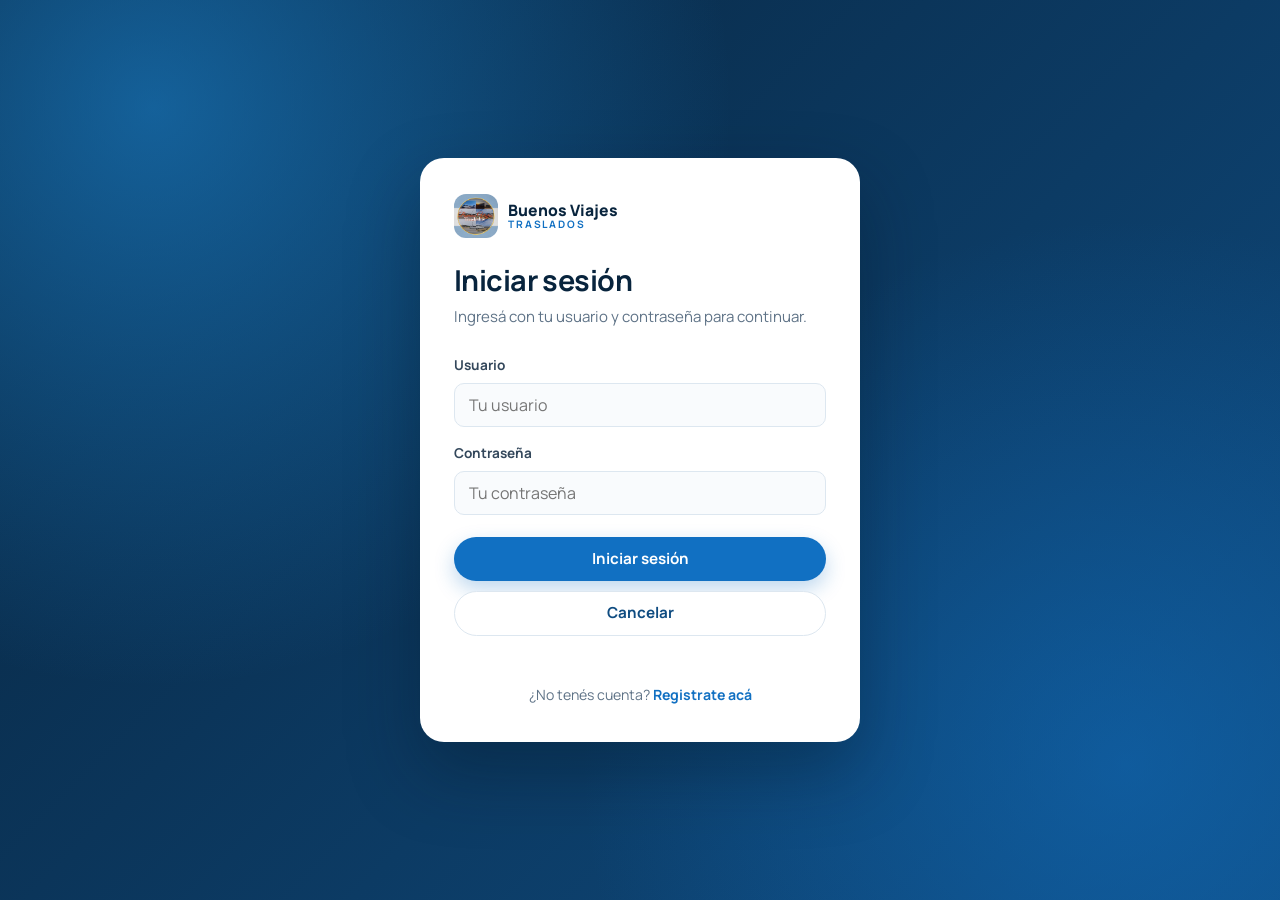
<file: view/Login/login.html>
<!DOCTYPE html>
<html lang="es">
<head>
    <meta charset="UTF-8">
    <meta name="viewport" content="width=device-width, initial-scale=1.0">
    <meta name="description" content="Iniciá sesión en tu cuenta de Buenos Viajes Traslados.">
    <meta name="theme-color" content="#0f4c81">
    <title>Iniciar sesión | Buenos Viajes Traslados</title>
    <link rel="icon" type="image/svg+xml" href="../../images/favicon.svg">
    <link rel="stylesheet" href="../../css/Reset/reset.css">
    <link rel="stylesheet" href="../../css/styles.css">
    <link rel="stylesheet" href="../../css/Login/login.css">
</head>
<body class="auth">
    <main class="auth-wrap">
        <div class="container auth-card">
            <a class="auth-marca" href="../../index.html" aria-label="Volver al inicio">
                <img src="../../images/buenos viajes traslados.jpg" alt="">
                <span>
                    <strong>Buenos Viajes</strong>
                    <small>Traslados</small>
                </span>
            </a>

            <h1>Iniciar sesión</h1>
            <p class="auth-sub">Ingresá con tu usuario y contraseña para continuar.</p>

            <form class="login-form" id="login-form" novalidate>
                <div class="form-inputs">
                    <label for="nombreUsuario">Usuario</label>
                    <input type="text" id="nombreUsuario" name="nombreUsuario" autocomplete="username" placeholder="Tu usuario">
                </div>
                <div class="form-inputs">
                    <label for="contrasena">Contraseña</label>
                    <input type="password" id="contrasena" name="contrasena" autocomplete="current-password" placeholder="Tu contraseña">
                </div>

                <div class="form-actions">
                    <button class="boton boton-primario" type="submit">Iniciar sesión</button>
                    <a class="boton boton-secundario" href="../../index.html">Cancelar</a>
                </div>
            </form>

            <div id="error-mensaje" class="error" role="alert" aria-live="polite"></div>

            <p class="registrar-link">
                ¿No tenés cuenta? <a href="../Registrar/signup.html">Registrate acá</a>
            </p>
        </div>
    </main>

    <script src="../../js/Login/login.js"></script>
</body>
</html>
</file>
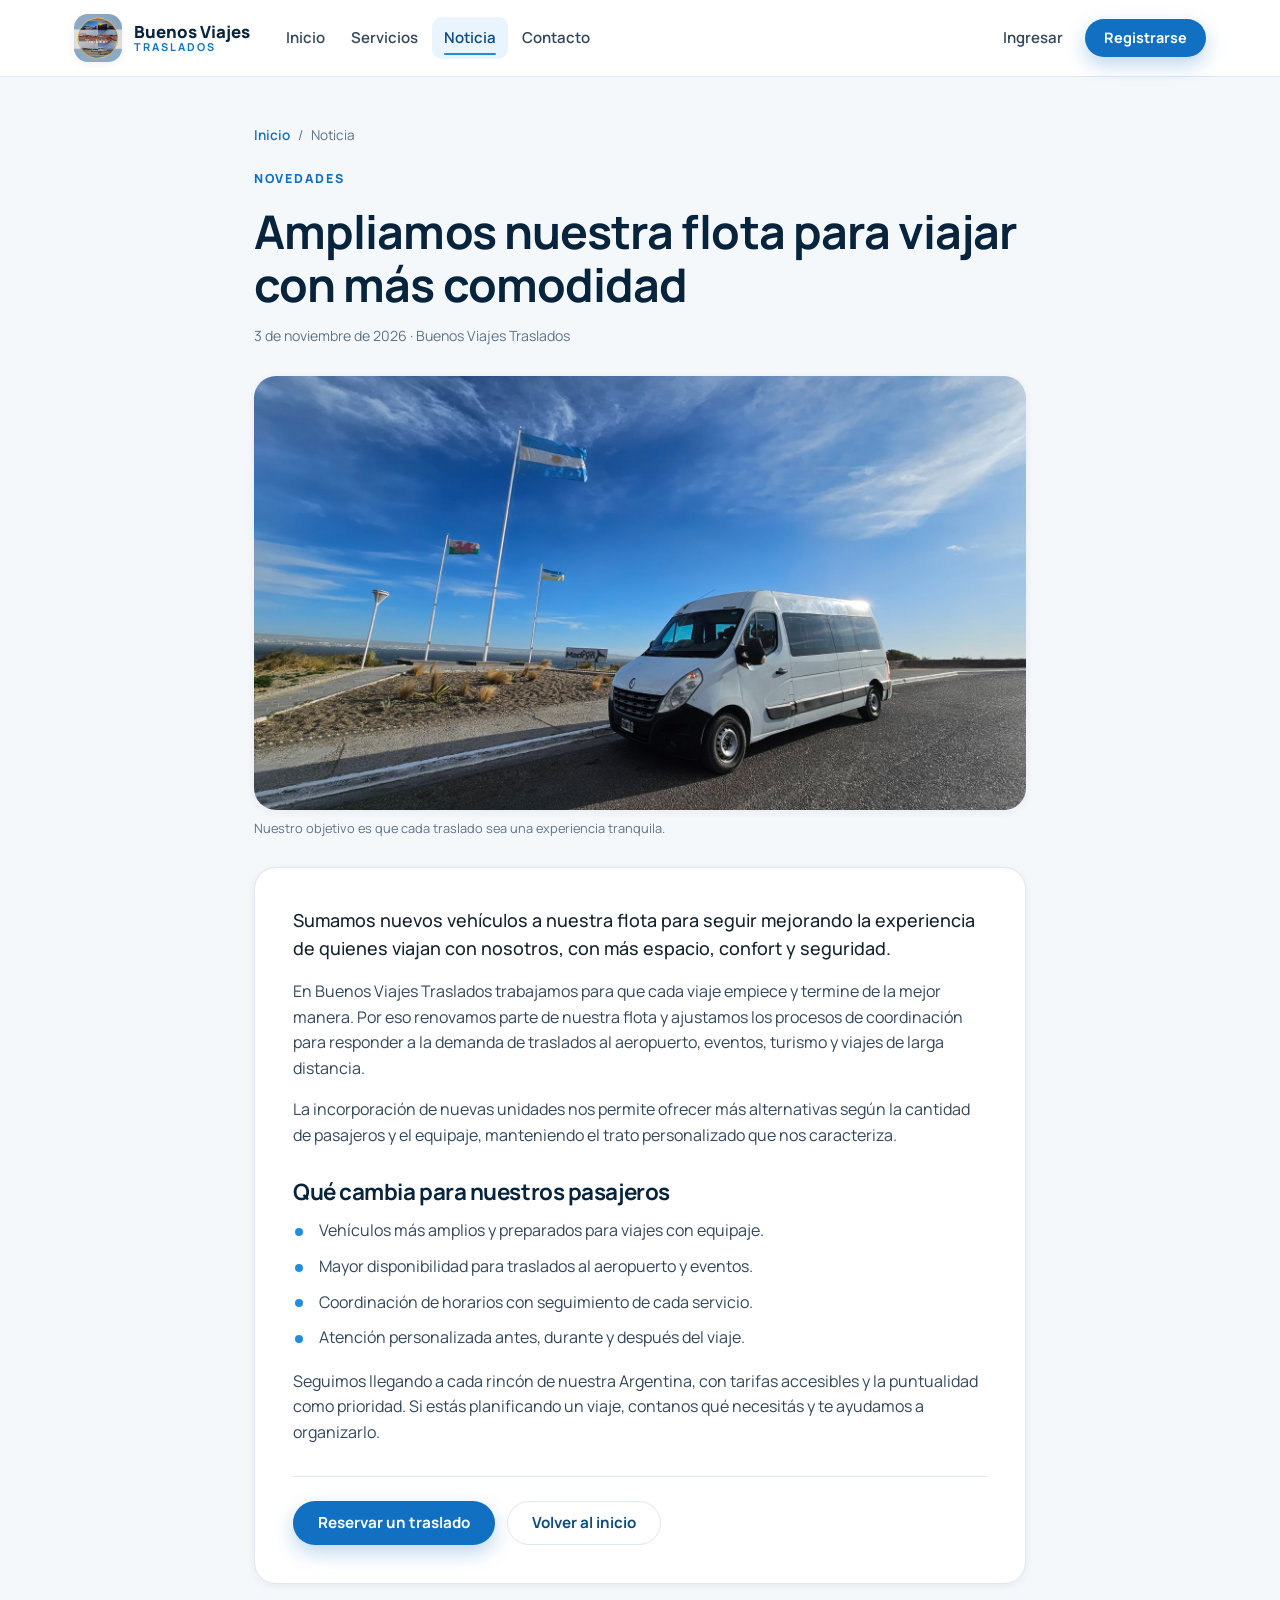
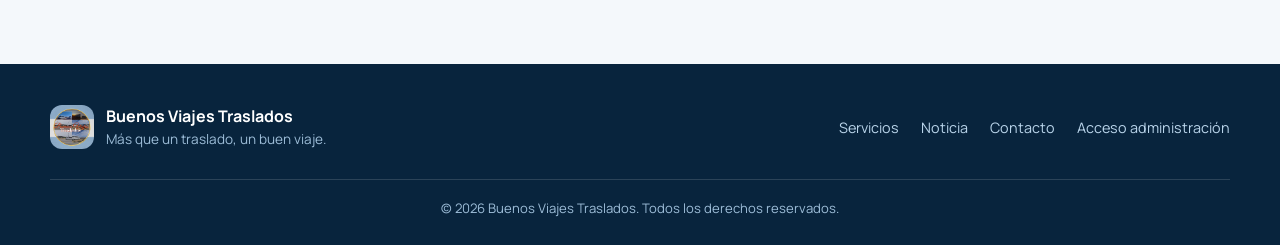
<file: view/Noticia/noticia.html>
<!DOCTYPE html>
<html lang="es">
<head>
    <meta charset="UTF-8">
    <meta name="viewport" content="width=device-width, initial-scale=1.0">
    <meta name="description" content="Novedades de Buenos Viajes Traslados: ampliamos nuestra flota para ofrecer viajes más cómodos y seguros.">
    <meta name="theme-color" content="#0f4c81">
    <title>Ampliamos nuestra flota | Buenos Viajes Traslados</title>
    <link rel="icon" type="image/svg+xml" href="../../images/favicon.svg">
    <link rel="stylesheet" href="../../css/Reset/reset.css">
    <link rel="stylesheet" href="../../css/styles.css">
    <link rel="stylesheet" href="../../css/header.css">
    <link rel="stylesheet" href="../../css/main.css">
    <link rel="stylesheet" href="../../css/Noticia/noticia.css">
</head>
<body>
    <a class="skip-link" href="#contenido">Saltar al contenido</a>

    <header class="header">
        <div class="header-inner">
            <a class="logo" href="../../index.html" aria-label="Buenos Viajes Traslados - Inicio">
                <img src="../../images/buenos viajes traslados.jpg" alt="" class="img-logo">
                <span class="logo-texto">
                    <strong>Buenos Viajes</strong>
                    <small>Traslados</small>
                </span>
            </a>

            <button class="nav-toggle" type="button" aria-controls="menu-principal" aria-expanded="false" aria-label="Abrir menú de navegación">
                <span></span>
                <span></span>
                <span></span>
            </button>

            <nav class="navbar" id="menu-principal" aria-label="Navegación principal">
                <ul class="navbar-item navbar-item-start">
                    <li><a class="botones" href="../../index.html">Inicio</a></li>
                    <li><a class="botones" href="../../index.html#servicios">Servicios</a></li>
                    <li><a class="botones activo" href="./noticia.html" aria-current="page">Noticia</a></li>
                    <li><a class="botones" href="../Contactos/contacto.html">Contacto</a></li>
                </ul>
                <ul class="navbar-item navbar-item-end">
                    <li data-nav-visitante><a class="botones" href="../Login/login.html">Ingresar</a></li>
                    <li data-nav-visitante><a class="boton boton-primario" href="../Registrar/signup.html">Registrarse</a></li>
                    <li data-nav-sesion data-nav-client-only hidden><a class="botones" href="../Clientes/clientes.html">Mi cuenta</a></li>
                    <li data-nav-sesion data-nav-admin-only hidden><a class="botones" href="../Admin/admin.html">Administración</a></li>
                    <li data-nav-sesion hidden><span class="usuario" data-nav-usuario></span></li>
                    <li data-nav-sesion hidden><a class="botones boton-salir" href="../../index.html" data-cerrar-sesion>Cerrar sesión</a></li>
                </ul>
            </nav>
        </div>
    </header>

    <main class="main" id="contenido">
        <article class="articulo">
            <nav class="migas" aria-label="Ruta de navegación">
                <a href="../../index.html">Inicio</a>
                <span aria-hidden="true">/</span>
                <span>Noticia</span>
            </nav>

            <header class="articulo-header">
                <span class="eyebrow">Novedades</span>
                <h1>Ampliamos nuestra flota para viajar con más comodidad</h1>
                <p class="articulo-meta">
                    <time datetime="2026-11-03">3 de noviembre de 2026</time> · Buenos Viajes Traslados
                </p>
            </header>

            <figure class="articulo-figura">
                <img src="../../images/traffic.jpg" alt="Vehículo de Buenos Viajes Traslados en la ruta">
                <figcaption>Nuestro objetivo es que cada traslado sea una experiencia tranquila.</figcaption>
            </figure>

            <div class="articulo-cuerpo">
                <p class="entradilla">
                    Sumamos nuevos vehículos a nuestra flota para seguir mejorando la experiencia
                    de quienes viajan con nosotros, con más espacio, confort y seguridad.
                </p>

                <p>
                    En Buenos Viajes Traslados trabajamos para que cada viaje empiece y termine de
                    la mejor manera. Por eso renovamos parte de nuestra flota y ajustamos los
                    procesos de coordinación para responder a la demanda de traslados al aeropuerto,
                    eventos, turismo y viajes de larga distancia.
                </p>

                <p>
                    La incorporación de nuevas unidades nos permite ofrecer más alternativas según
                    la cantidad de pasajeros y el equipaje, manteniendo el trato personalizado que
                    nos caracteriza.
                </p>

                <h2>Qué cambia para nuestros pasajeros</h2>
                <ul class="articulo-lista">
                    <li>Vehículos más amplios y preparados para viajes con equipaje.</li>
                    <li>Mayor disponibilidad para traslados al aeropuerto y eventos.</li>
                    <li>Coordinación de horarios con seguimiento de cada servicio.</li>
                    <li>Atención personalizada antes, durante y después del viaje.</li>
                </ul>

                <p>
                    Seguimos llegando a cada rincón de nuestra Argentina, con tarifas accesibles y
                    la puntualidad como prioridad. Si estás planificando un viaje, contanos qué
                    necesitás y te ayudamos a organizarlo.
                </p>

                <div class="articulo-acciones">
                    <a class="boton boton-primario" href="../Contactos/contacto.html">Reservar un traslado</a>
                    <a class="boton boton-secundario" href="../../index.html">Volver al inicio</a>
                </div>
            </div>
        </article>
    </main>

    <footer class="footer">
        <div class="footer-inner">
            <div class="footer-marca">
                <img src="../../images/buenos viajes traslados.jpg" alt="" class="footer-logo">
                <div>
                    <strong>Buenos Viajes Traslados</strong>
                    <span>Más que un traslado, un buen viaje.</span>
                </div>
            </div>
            <nav class="footer-nav" aria-label="Enlaces del pie de página">
                <a href="../../index.html#servicios">Servicios</a>
                <a href="./noticia.html">Noticia</a>
                <a href="../Contactos/contacto.html">Contacto</a>
                <a href="../Login/login.html">Acceso administración</a>
            </nav>
            <p class="footer-copy">© 2026 Buenos Viajes Traslados. Todos los derechos reservados.</p>
        </div>
    </footer>

    <script src="../../js/header.js"></script>
</body>
</html>
</file>
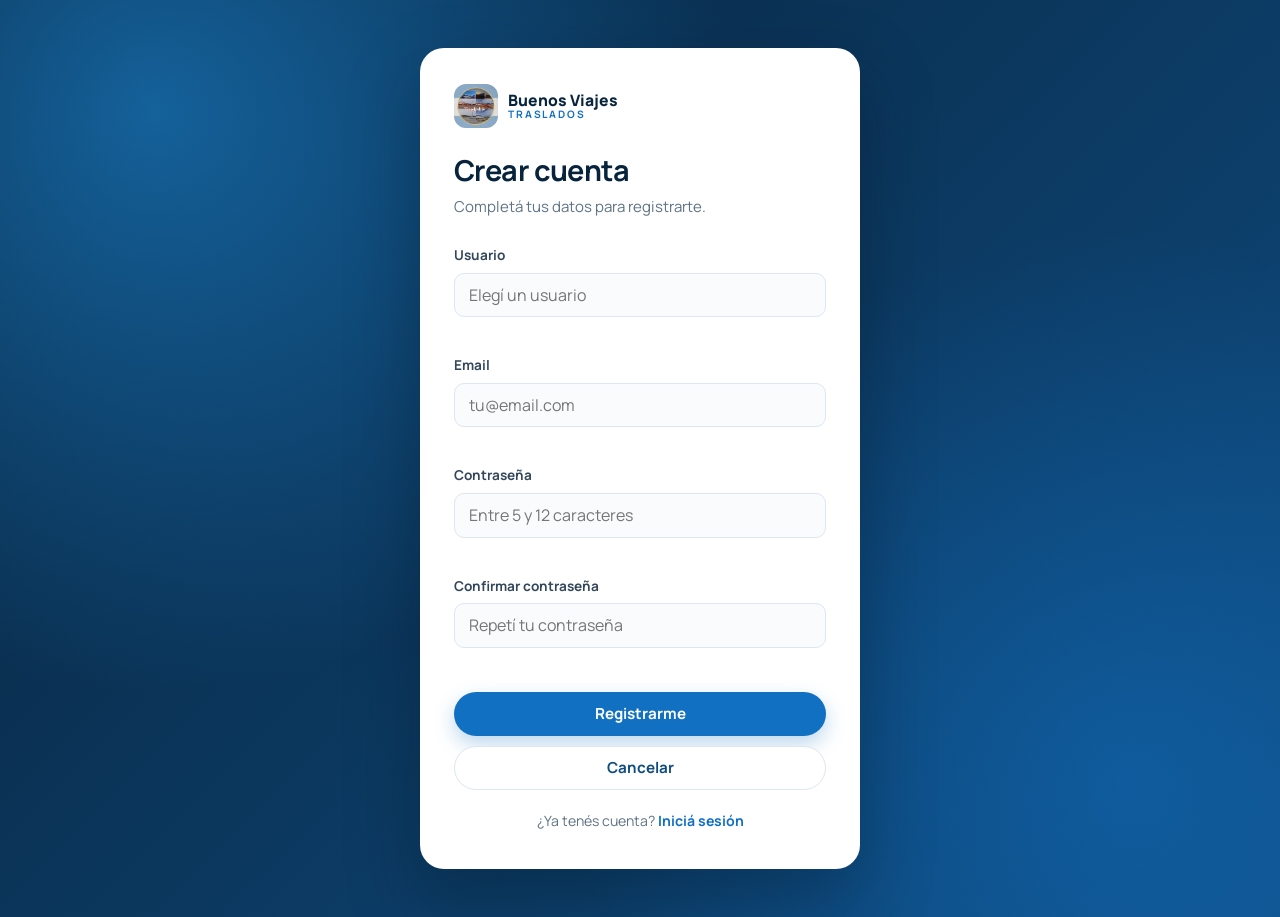
<file: view/Registrar/signup.html>
<!DOCTYPE html>
<html lang="es">
<head>
    <meta charset="UTF-8">
    <meta name="viewport" content="width=device-width, initial-scale=1.0">
    <meta name="description" content="Creá tu cuenta en Buenos Viajes Traslados.">
    <meta name="theme-color" content="#0f4c81">
    <title>Registrarse | Buenos Viajes Traslados</title>
    <link rel="icon" type="image/svg+xml" href="../../images/favicon.svg">
    <link rel="stylesheet" href="../../css/Reset/reset.css">
    <link rel="stylesheet" href="../../css/styles.css">
    <link rel="stylesheet" href="../../css/Registrar/registrar.css">
</head>
<body class="auth">
    <main class="auth-wrap">
        <div class="container auth-card">
            <a class="auth-marca" href="../../index.html" aria-label="Volver al inicio">
                <img src="../../images/buenos viajes traslados.jpg" alt="">
                <span>
                    <strong>Buenos Viajes</strong>
                    <small>Traslados</small>
                </span>
            </a>

            <h1>Crear cuenta</h1>
            <p class="auth-sub">Completá tus datos para registrarte.</p>

            <form class="registrar-form" id="registrar-form" novalidate>
                <div class="form-inputs">
                    <label for="usuario">Usuario</label>
                    <input type="text" name="usuario" id="usuario" autocomplete="username" placeholder="Elegí un usuario">
                    <div class="input-error" id="error-usuario" aria-live="polite"></div>
                </div>

                <div class="form-inputs">
                    <label for="email">Email</label>
                    <input type="email" name="email" id="email" autocomplete="email" placeholder="tu@email.com">
                    <div class="input-error" id="error-email" aria-live="polite"></div>
                </div>

                <div class="form-inputs">
                    <label for="contrasena">Contraseña</label>
                    <input type="password" name="contrasena" id="contrasena" autocomplete="new-password" placeholder="Entre 5 y 12 caracteres">
                    <div class="input-error" id="error-contrasena" aria-live="polite"></div>
                </div>

                <div class="form-inputs">
                    <label for="confirmar-contrasena">Confirmar contraseña</label>
                    <input type="password" name="confirmar-contrasena" id="confirmar-contrasena" autocomplete="new-password" placeholder="Repetí tu contraseña">
                    <div class="input-error" id="error-confirmar-contrasena" aria-live="polite"></div>
                </div>

                <div class="form-actions">
                    <button type="submit" class="boton boton-primario">Registrarme</button>
                    <a class="boton boton-secundario" href="../../index.html">Cancelar</a>
                </div>
            </form>

            <p class="registrar-link">
                ¿Ya tenés cuenta? <a href="../Login/login.html">Iniciá sesión</a>
            </p>
        </div>
    </main>

    <script src="../../js/Registrar/registrar.js"></script>
</body>
</html>
</file>
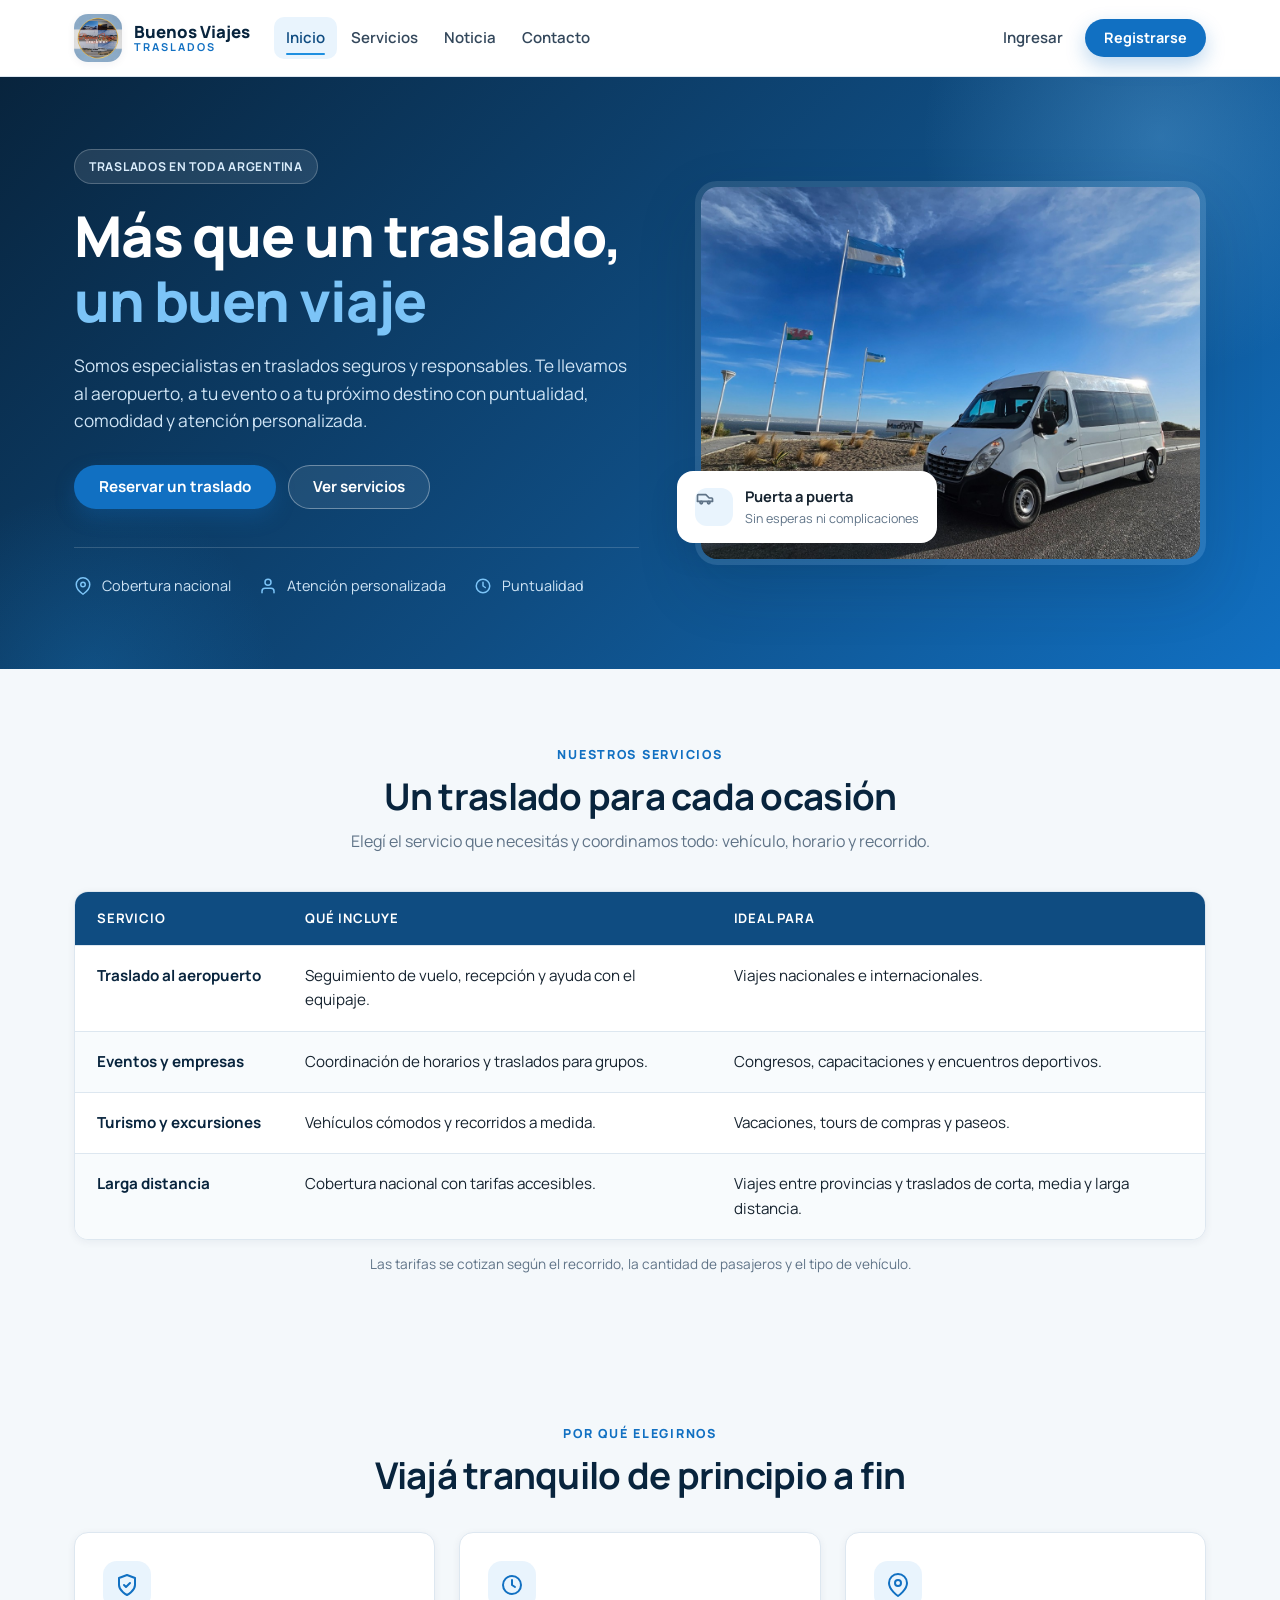
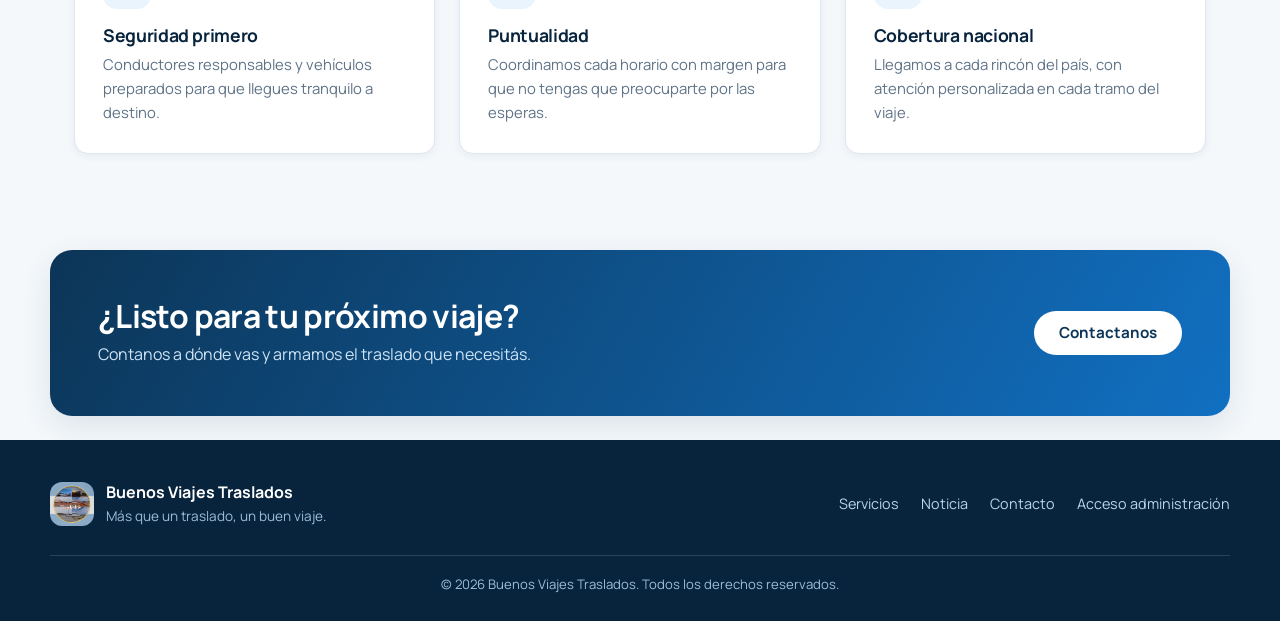
<file: view/Usuarios/lista-usuarios.html>
<!DOCTYPE html>
<html lang="es">
<head>
    <meta charset="UTF-8">
    <meta name="viewport" content="width=device-width, initial-scale=1.0">
    <meta name="theme-color" content="#0f4c81">
    <title>Lista de usuarios | Buenos Viajes Traslados</title>
    <link rel="icon" type="image/svg+xml" href="../../images/favicon.svg">
    <link rel="stylesheet" href="../../css/Reset/reset.css">
    <link rel="stylesheet" href="../../css/styles.css">
    <link rel="stylesheet" href="../../css/header.css">
    <link rel="stylesheet" href="../../css/main.css">
</head>
<body>
    <a class="skip-link" href="#contenido">Saltar al contenido</a>

    <header class="header">
        <div class="header-inner">
            <a class="logo" href="../Admin/admin.html" aria-label="Panel de administración">
                <img src="../../images/buenos viajes traslados.jpg" alt="" class="img-logo">
                <span class="logo-texto">
                    <strong>Buenos Viajes</strong>
                    <small>Traslados</small>
                </span>
            </a>

            <button class="nav-toggle" type="button" aria-controls="menu-principal" aria-expanded="false" aria-label="Abrir menú de navegación">
                <span></span>
                <span></span>
                <span></span>
            </button>

            <nav class="navbar" id="menu-principal" aria-label="Navegación principal">
                <ul class="navbar-item navbar-item-start">
                    <li><a class="botones" href="../Admin/admin.html">Panel</a></li>
                    <li><a class="botones" href="../Contactos/lista-contactos.html">Contactos</a></li>
                    <li><a class="botones activo" href="./lista-usuarios.html" aria-current="page">Usuarios</a></li>
                    <li><a class="botones" href="../Login/lista-login.html">Registros</a></li>
                </ul>
                <ul class="navbar-item navbar-item-end">
                    <li><span class="usuario" id="usuario"></span></li>
                    <li><a class="botones boton-salir" href="../../index.html" data-cerrar-sesion>Cerrar sesión</a></li>
                </ul>
            </nav>
        </div>
    </header>

    <main class="main" id="contenido">
        <section class="pagina">
            <header class="pagina-encabezado">
                <div>
                    <span class="eyebrow">Administración</span>
                    <h1>Lista de usuarios</h1>
                    <p>Cuentas registradas en el sitio.</p>
                </div>
                <a class="boton boton-secundario" href="../Registrar/signup.html">Nuevo usuario</a>
            </header>

            <div class="tabla-scroll">
                <table class="tabla-lista">
                    <caption class="sr-only">Usuarios registrados</caption>
                    <thead>
                        <tr>
                            <th scope="col">Usuario</th>
                            <th scope="col">Email</th>
                            <th scope="col">Contraseña</th>
                            <th scope="col">Registro</th>
                        </tr>
                    </thead>
                    <tbody id="usuario-lista"></tbody>
                </table>
            </div>
        </section>
    </main>

    <footer class="footer">
        <div class="footer-inner">
            <div class="footer-marca">
                <img src="../../images/buenos viajes traslados.jpg" alt="" class="footer-logo">
                <div>
                    <strong>Buenos Viajes Traslados</strong>
                    <span>Panel de administración.</span>
                </div>
            </div>
            <nav class="footer-nav" aria-label="Enlaces del pie de página">
                <a href="../../index.html">Sitio público</a>
                <a href="../Contactos/lista-contactos.html">Contactos</a>
                <a href="../Login/lista-login.html">Registros</a>
            </nav>
            <p class="footer-copy">© 2026 Buenos Viajes Traslados. Todos los derechos reservados.</p>
        </div>
    </footer>

    <script src="../../js/Usuario/lista-usuario.js"></script>
    <script src="../../js/Usuario/Admin/admin.js"></script>
    <script src="../../js/header.js"></script>
</body>
</html>
</file>
<file: css/styles.css>
@import url("https://fonts.googleapis.com/css2?family=Manrope:wght@400;500;600;700;800&display=swap");

/* ============================================================
   Buenos Viajes Traslados - Estilos base
   ============================================================ */

:root {
    --azul-900: #08243d;
    --azul-800: #0c3557;
    --azul-700: #0f4c81;
    --azul-600: #1170c2;
    --azul-500: #1e8fe0;
    --celeste-100: #e9f4fd;
    --celeste-200: #d3e8f8;
    --gris-900: #16232f;
    --gris-700: #33475b;
    --gris-500: #5f7387;
    --gris-200: #dde7f0;
    --gris-100: #f4f8fb;
    --blanco: #ffffff;
    --exito: #1a7f5a;
    --error: #c0392b;
    --radio-sm: 8px;
    --radio: 14px;
    --radio-lg: 22px;
    --sombra-sm: 0 2px 8px rgba(8, 36, 61, 0.06);
    --sombra: 0 10px 30px rgba(8, 36, 61, 0.1);
    --sombra-lg: 0 24px 60px rgba(8, 36, 61, 0.16);
    --max: 1180px;
    --transicion: 180ms ease;
}

*,
*::before,
*::after {
    box-sizing: border-box;
}

html {
    scroll-behavior: smooth;
}

body {
    margin: 0;
    min-height: 100vh;
    display: flex;
    flex-direction: column;
    font-family: "Manrope", system-ui, -apple-system, "Segoe UI", Roboto, sans-serif;
    font-size: 16px;
    line-height: 1.6;
    color: var(--gris-900);
    background-color: var(--gris-100);
    -webkit-font-smoothing: antialiased;
}

img {
    max-width: 100%;
    display: block;
}

a {
    color: inherit;
    text-decoration: none;
}

h1,
h2,
h3,
h4 {
    margin: 0;
    line-height: 1.15;
    letter-spacing: -0.02em;
}

p {
    margin: 0;
}

ul,
ol {
    margin: 0;
    padding: 0;
}

button {
    font: inherit;
}

::selection {
    background-color: var(--azul-500);
    color: var(--blanco);
}

:focus-visible {
    outline: 3px solid var(--azul-500);
    outline-offset: 3px;
}

/* Utilidades ------------------------------------------------ */

.sr-only {
    position: absolute;
    width: 1px;
    height: 1px;
    padding: 0;
    margin: -1px;
    overflow: hidden;
    clip: rect(0, 0, 0, 0);
    white-space: nowrap;
    border: 0;
}

.skip-link {
    position: absolute;
    top: -60px;
    left: 16px;
    z-index: 200;
    padding: 10px 18px;
    border-radius: 0 0 var(--radio-sm) var(--radio-sm);
    background-color: var(--azul-700);
    color: var(--blanco);
    font-weight: 700;
    transition: top var(--transicion);
}

.skip-link:focus {
    top: 0;
}

.eyebrow {
    display: inline-block;
    margin-bottom: 10px;
    font-size: 0.78rem;
    font-weight: 800;
    letter-spacing: 0.14em;
    text-transform: uppercase;
    color: var(--azul-600);
}

/* Botones --------------------------------------------------- */

.boton {
    display: inline-flex;
    align-items: center;
    justify-content: center;
    gap: 8px;
    padding: 12px 24px;
    border: 1px solid transparent;
    border-radius: 999px;
    font-size: 0.95rem;
    font-weight: 700;
    line-height: 1.2;
    text-align: center;
    cursor: pointer;
    transition: background-color var(--transicion), color var(--transicion),
        border-color var(--transicion), transform var(--transicion),
        box-shadow var(--transicion);
}

.boton-primario {
    background-color: var(--azul-600);
    color: var(--blanco);
    box-shadow: 0 8px 20px rgba(17, 112, 194, 0.28);
}

.boton-primario:hover {
    background-color: var(--azul-700);
    transform: translateY(-1px);
}

.boton-secundario {
    background-color: var(--blanco);
    border-color: var(--gris-200);
    color: var(--azul-700);
}

.boton-secundario:hover {
    border-color: var(--azul-500);
    color: var(--azul-600);
}

.boton-claro {
    background-color: var(--blanco);
    color: var(--azul-800);
}

.boton-claro:hover {
    background-color: var(--celeste-100);
    transform: translateY(-1px);
}

/* Footer ---------------------------------------------------- */

.footer {
    margin-top: auto;
    padding: 40px 24px 26px;
    background-color: var(--azul-900);
    color: #cfe2f3;
}

.footer-inner {
    max-width: var(--max);
    margin: 0 auto;
    display: flex;
    flex-wrap: wrap;
    align-items: center;
    justify-content: space-between;
    gap: 24px;
}

.footer-marca {
    display: flex;
    align-items: center;
    gap: 12px;
}

.footer-logo {
    width: 44px;
    height: 44px;
    border-radius: 12px;
    object-fit: cover;
}

.footer-marca strong {
    display: block;
    font-size: 1rem;
    color: var(--blanco);
}

.footer-marca span {
    display: block;
    font-size: 0.85rem;
    color: #9dbdd8;
}

.footer-nav {
    display: flex;
    flex-wrap: wrap;
    gap: 8px 22px;
}

.footer-nav a {
    font-size: 0.9rem;
    color: #b9d4ea;
    transition: color var(--transicion);
}

.footer-nav a:hover {
    color: var(--blanco);
}

.footer-copy {
    width: 100%;
    margin-top: 4px;
    padding-top: 18px;
    border-top: 1px solid rgba(255, 255, 255, 0.14);
    font-size: 0.82rem;
    text-align: center;
    color: #9dbdd8;
}

@media (max-width: 720px) {
    .footer-inner {
        flex-direction: column;
        align-items: flex-start;
    }

    .footer-nav {
        gap: 10px 18px;
    }
}
</file>
<file: css/header.css>
/* ============================================================
   Header y navegación principal
   ============================================================ */

.header {
    position: sticky;
    top: 0;
    z-index: 100;
    background-color: rgba(255, 255, 255, 0.95);
    border-bottom: 1px solid var(--gris-200);
    backdrop-filter: blur(10px);
    transition: box-shadow var(--transicion);
}

.header.scrolled {
    box-shadow: var(--sombra-sm);
}

.header-inner {
    display: flex;
    align-items: center;
    justify-content: space-between;
    gap: 24px;
    max-width: var(--max);
    min-height: 76px;
    margin: 0 auto;
    padding: 10px 24px;
}

/* Marca ----------------------------------------------------- */

.logo {
    display: flex;
    align-items: center;
    gap: 12px;
    flex-shrink: 0;
}

.img-logo {
    width: 48px;
    height: 48px;
    border-radius: 14px;
    object-fit: cover;
    box-shadow: var(--sombra-sm);
}

.logo-texto {
    display: flex;
    flex-direction: column;
    line-height: 1.05;
}

.logo-texto strong {
    font-size: 1.05rem;
    font-weight: 800;
    color: var(--azul-900);
}

.logo-texto small {
    font-size: 0.68rem;
    font-weight: 700;
    letter-spacing: 0.18em;
    text-transform: uppercase;
    color: var(--azul-600);
}

/* Navegación ------------------------------------------------ */

.navbar {
    display: flex;
    flex: 1;
    align-items: center;
    justify-content: space-between;
    gap: 24px;
}

.navbar-item {
    display: flex;
    align-items: center;
    gap: 2px;
    margin: 0;
    padding: 0;
    list-style: none;
}

.navbar-item-end {
    gap: 10px;
}

.botones {
    position: relative;
    display: inline-flex;
    align-items: center;
    padding: 9px 12px;
    border-radius: 10px;
    font-size: 0.94rem;
    font-weight: 600;
    color: var(--gris-700);
    white-space: nowrap;
    transition: background-color var(--transicion), color var(--transicion);
}

.botones:hover {
    background-color: var(--celeste-100);
    color: var(--azul-700);
}

.botones.activo {
    background-color: var(--celeste-100);
    color: var(--azul-700);
}

.botones.activo::after {
    content: "";
    position: absolute;
    left: 12px;
    right: 12px;
    bottom: 4px;
    height: 2px;
    border-radius: 2px;
    background-color: var(--azul-500);
}

.navbar-item-end .boton {
    padding: 9px 18px;
    font-size: 0.9rem;
}

.usuario {
    display: inline-flex;
    align-items: center;
    padding: 7px 14px;
    border-radius: 999px;
    background-color: var(--celeste-100);
    color: var(--azul-700);
    font-size: 0.85rem;
    font-weight: 700;
    white-space: nowrap;
}

.usuario:empty {
    display: none;
}

.boton-salir {
    color: var(--gris-500);
    font-size: 0.88rem;
}

.boton-salir:hover {
    background-color: #fdeceb;
    color: var(--error);
}

/* Botón hamburguesa ----------------------------------------- */

.nav-toggle {
    display: none;
    flex-direction: column;
    justify-content: center;
    gap: 5px;
    width: 44px;
    height: 44px;
    padding: 0;
    border: 1px solid var(--gris-200);
    border-radius: 12px;
    background-color: var(--blanco);
    cursor: pointer;
}

.nav-toggle span {
    display: block;
    width: 20px;
    height: 2px;
    margin: 0 auto;
    border-radius: 2px;
    background-color: var(--azul-900);
    transition: transform var(--transicion), opacity var(--transicion);
}

.nav-toggle.activo span:nth-child(1) {
    transform: translateY(7px) rotate(45deg);
}

.nav-toggle.activo span:nth-child(2) {
    opacity: 0;
}

.nav-toggle.activo span:nth-child(3) {
    transform: translateY(-7px) rotate(-45deg);
}

/* Responsive ------------------------------------------------- */

@media (max-width: 980px) {
    .header-inner {
        min-height: 66px;
        padding: 8px 18px;
    }

    .img-logo {
        width: 42px;
        height: 42px;
    }

    .nav-toggle {
        display: flex;
        order: 3;
    }

    .navbar {
        position: absolute;
        top: 100%;
        left: 0;
        right: 0;
        display: none;
        flex-direction: column;
        align-items: stretch;
        gap: 12px;
        max-height: calc(100vh - 66px);
        padding: 16px 18px 22px;
        overflow-y: auto;
        background-color: var(--blanco);
        border-bottom: 1px solid var(--gris-200);
        box-shadow: var(--sombra);
    }

    .navbar.abierto {
        display: flex;
    }

    .navbar-item {
        flex-direction: column;
        align-items: stretch;
        gap: 4px;
        width: 100%;
    }

    .botones {
        padding: 12px 14px;
        font-size: 1rem;
    }

    .botones.activo::after {
        display: none;
    }

    .navbar-item-end {
        gap: 8px;
        padding-top: 12px;
        border-top: 1px solid var(--gris-200);
    }

    .navbar-item-end .boton {
        width: 100%;
        padding: 12px 18px;
    }

    .usuario {
        width: 100%;
        justify-content: center;
        margin-top: 4px;
    }
}

@media (max-width: 420px) {
    .logo-texto strong {
        font-size: 0.95rem;
    }

    .logo-texto small {
        font-size: 0.6rem;
    }
}
</file>
<file: css/main.css>
/* ============================================================
   Layout general y página de inicio
   ============================================================ */

.main {
    flex: 1;
    width: 100%;
}

.main-content {
    width: 100%;
    max-width: var(--max);
    margin: 0 auto;
    padding: 48px 24px;
}

/* Hero ------------------------------------------------------ */

.hero {
    position: relative;
    overflow: hidden;
    background: linear-gradient(135deg, var(--azul-900) 0%, var(--azul-700) 55%, var(--azul-600) 100%);
    color: var(--blanco);
}

.hero::before,
.hero::after {
    content: "";
    position: absolute;
    border-radius: 50%;
    pointer-events: none;
}

.hero::before {
    width: 480px;
    height: 480px;
    top: -180px;
    right: -120px;
    background: radial-gradient(circle, rgba(124, 196, 247, 0.28), transparent 70%);
}

.hero::after {
    width: 380px;
    height: 380px;
    bottom: -200px;
    left: -100px;
    background: radial-gradient(circle, rgba(30, 143, 224, 0.22), transparent 70%);
}

.hero-inner {
    position: relative;
    z-index: 1;
    display: grid;
    grid-template-columns: 1.05fr 0.95fr;
    align-items: center;
    gap: 56px;
    max-width: var(--max);
    margin: 0 auto;
    padding: 72px 24px;
}

.badge {
    display: inline-flex;
    align-items: center;
    gap: 8px;
    padding: 7px 14px;
    border: 1px solid rgba(255, 255, 255, 0.22);
    border-radius: 999px;
    background-color: rgba(255, 255, 255, 0.1);
    color: #d9ecfb;
    font-size: 0.76rem;
    font-weight: 700;
    letter-spacing: 0.06em;
    text-transform: uppercase;
}

.hero h1 {
    max-width: 15ch;
    margin: 20px 0 18px;
    font-size: clamp(2.2rem, 4.4vw, 3.6rem);
    font-weight: 800;
}

.hero h1 span {
    color: #7cc4f7;
}

.hero-texto {
    max-width: 52ch;
    font-size: 1.08rem;
    color: #cfe4f5;
}

.hero-acciones {
    display: flex;
    flex-wrap: wrap;
    gap: 12px;
    margin-top: 30px;
}

.hero .boton-secundario {
    background-color: rgba(255, 255, 255, 0.08);
    border-color: rgba(255, 255, 255, 0.35);
    color: var(--blanco);
}

.hero .boton-secundario:hover {
    background-color: rgba(255, 255, 255, 0.16);
    color: var(--blanco);
}

.hero-datos {
    display: flex;
    flex-wrap: wrap;
    gap: 14px 28px;
    margin-top: 38px;
    padding-top: 26px;
    border-top: 1px solid rgba(255, 255, 255, 0.16);
    list-style: none;
}

.hero-datos li {
    display: flex;
    align-items: center;
    gap: 10px;
    font-size: 0.9rem;
    color: #cfe4f5;
}

.hero-datos svg {
    flex-shrink: 0;
    color: #7cc4f7;
}

.hero-imagen {
    position: relative;
}

.hero-imagen img {
    width: 100%;
    aspect-ratio: 4 / 3;
    object-fit: cover;
    border: 6px solid rgba(255, 255, 255, 0.1);
    border-radius: var(--radio-lg);
    box-shadow: var(--sombra-lg);
}

.hero-flotante {
    position: absolute;
    left: -18px;
    bottom: 22px;
    display: flex;
    align-items: center;
    gap: 12px;
    padding: 14px 18px;
    border-radius: 16px;
    background-color: var(--blanco);
    color: var(--gris-900);
    box-shadow: var(--sombra);
}

.hero-flotante-icono {
    display: grid;
    place-items: center;
    width: 38px;
    height: 38px;
    border-radius: 12px;
    background-color: var(--celeste-100);
    color: var(--azul-600);
}

.hero-flotante strong {
    display: block;
    font-size: 0.92rem;
}

.hero-flotante span {
    display: block;
    font-size: 0.78rem;
    color: var(--gris-500);
}

/* Secciones ------------------------------------------------- */

.seccion {
    max-width: var(--max);
    margin: 0 auto;
    padding: 72px 24px;
}

.seccion-encabezado {
    max-width: 640px;
    margin: 0 auto 36px;
    text-align: center;
}

.seccion-encabezado h2 {
    margin-bottom: 12px;
    font-size: clamp(1.7rem, 3vw, 2.3rem);
    color: var(--azul-900);
}

.seccion-encabezado p {
    color: var(--gris-500);
}

/* Tabla de servicios ---------------------------------------- */

.tabla-wrapper {
    overflow-x: auto;
    border: 1px solid var(--gris-200);
    border-radius: var(--radio);
    background-color: var(--blanco);
    box-shadow: var(--sombra-sm);
}

.tabla-de-contenido {
    display: table;
    width: 100%;
    min-width: 640px;
    border-collapse: collapse;
    color: var(--gris-900);
}

.tabla-de-contenido thead th {
    padding: 16px 22px;
    background-color: var(--azul-700);
    color: var(--blanco);
    font-size: 0.82rem;
    font-weight: 700;
    letter-spacing: 0.06em;
    text-transform: uppercase;
    text-align: left;
}

.tabla-de-contenido tbody th,
.tabla-de-contenido tbody td {
    padding: 18px 22px;
    border-top: 1px solid var(--gris-200);
    font-size: 0.95rem;
    font-weight: 400;
    text-align: left;
    vertical-align: top;
}

.tabla-de-contenido tbody th {
    font-weight: 700;
    color: var(--azul-900);
    white-space: nowrap;
}

.tabla-de-contenido tbody tr:nth-child(even) {
    background-color: #f8fbfd;
}

.tabla-de-contenido tbody tr:hover {
    background-color: var(--celeste-100);
}

.nota-tabla {
    margin-top: 14px;
    font-size: 0.85rem;
    text-align: center;
    color: var(--gris-500);
}

/* Beneficios ------------------------------------------------ */

.beneficios-grid {
    display: grid;
    grid-template-columns: repeat(auto-fit, minmax(240px, 1fr));
    gap: 24px;
}

.beneficio {
    padding: 28px;
    border: 1px solid var(--gris-200);
    border-radius: var(--radio);
    background-color: var(--blanco);
    box-shadow: var(--sombra-sm);
    transition: transform var(--transicion), box-shadow var(--transicion);
}

.beneficio:hover {
    transform: translateY(-3px);
    box-shadow: var(--sombra);
}

.beneficio-icono {
    display: grid;
    place-items: center;
    width: 48px;
    height: 48px;
    margin-bottom: 16px;
    border-radius: 14px;
    background-color: var(--celeste-100);
    color: var(--azul-600);
}

.beneficio h3 {
    margin-bottom: 8px;
    font-size: 1.1rem;
    color: var(--azul-900);
}

.beneficio p {
    font-size: 0.93rem;
    color: var(--gris-500);
}

/* Llamado a la acción --------------------------------------- */

.cta-final {
    padding: 24px;
}

.cta-final-inner {
    display: flex;
    flex-wrap: wrap;
    align-items: center;
    justify-content: space-between;
    gap: 24px;
    max-width: var(--max);
    margin: 0 auto;
    padding: 48px;
    border-radius: var(--radio-lg);
    background: linear-gradient(120deg, var(--azul-800), var(--azul-600));
    color: var(--blanco);
    box-shadow: var(--sombra);
}

.cta-final h2 {
    margin-bottom: 8px;
    font-size: clamp(1.5rem, 2.6vw, 2rem);
}

.cta-final p {
    color: #cfe4f5;
}

/* Páginas internas ------------------------------------------ */

.pagina {
    width: 100%;
    max-width: var(--max);
    margin: 0 auto;
    padding: 56px 24px 80px;
}

.pagina-encabezado {
    display: flex;
    flex-wrap: wrap;
    align-items: flex-end;
    justify-content: space-between;
    gap: 20px;
    margin-bottom: 32px;
}

.pagina-encabezado h1 {
    margin-bottom: 6px;
    font-size: clamp(1.8rem, 3vw, 2.4rem);
    color: var(--azul-900);
}

.pagina-encabezado p {
    color: var(--gris-500);
}

/* Tablas de listados ---------------------------------------- */

.tabla-scroll {
    overflow-x: auto;
    border: 1px solid var(--gris-200);
    border-radius: var(--radio);
    background-color: var(--blanco);
    box-shadow: var(--sombra-sm);
}

.tabla-lista {
    width: 100%;
    min-width: 560px;
    border-collapse: collapse;
}

.tabla-lista thead th {
    padding: 14px 18px;
    background-color: var(--azul-700);
    color: var(--blanco);
    font-size: 0.8rem;
    font-weight: 700;
    letter-spacing: 0.06em;
    text-transform: uppercase;
    text-align: left;
}

.tabla-lista tbody td {
    padding: 14px 18px;
    border-top: 1px solid var(--gris-200);
    font-size: 0.94rem;
}

.tabla-lista tbody tr:nth-child(even) {
    background-color: #f8fbfd;
}

.tabla-lista tbody tr:hover {
    background-color: var(--celeste-100);
}

.tabla-lista .tabla-vacia {
    padding: 32px 18px;
    text-align: center;
    color: var(--gris-500);
}

/* Responsive ------------------------------------------------ */

@media (max-width: 900px) {
    .hero-inner {
        grid-template-columns: 1fr;
        gap: 40px;
        padding: 56px 24px;
    }

    .hero h1 {
        max-width: 18ch;
    }

    .hero-imagen {
        max-width: 560px;
    }

    .hero-flotante {
        left: 12px;
    }

    .seccion {
        padding: 56px 24px;
    }

    .cta-final-inner {
        padding: 36px 28px;
    }
}

@media (max-width: 720px) {
    .main-content,
    .pagina {
        padding: 40px 18px 64px;
    }

    .hero-inner {
        padding: 44px 18px 52px;
    }

    .hero-datos {
        gap: 12px 20px;
    }

    .seccion {
        padding: 48px 18px;
    }

    .cta-final {
        padding: 16px;
    }

    .cta-final-inner {
        padding: 30px 22px;
    }

    .pagina-encabezado {
        align-items: flex-start;
    }
}
</file>
<file: css/admin/admin.css>
/* ============================================================
   Panel de administración y área de cliente
   ============================================================ */

.panel-grid {
    display: grid;
    grid-template-columns: repeat(auto-fit, minmax(240px, 1fr));
    gap: 20px;
}

.panel-card {
    display: flex;
    flex-direction: column;
    gap: 10px;
    padding: 26px;
    border: 1px solid var(--gris-200);
    border-radius: var(--radio);
    background-color: var(--blanco);
    box-shadow: var(--sombra-sm);
    transition: transform var(--transicion), box-shadow var(--transicion),
        border-color var(--transicion);
}

.panel-card:hover {
    transform: translateY(-3px);
    border-color: var(--celeste-200);
    box-shadow: var(--sombra);
}

.panel-icono {
    display: grid;
    place-items: center;
    width: 46px;
    height: 46px;
    margin-bottom: 4px;
    border-radius: 13px;
    background-color: var(--celeste-100);
    color: var(--azul-600);
}

.panel-card h2 {
    font-size: 1.1rem;
    color: var(--azul-900);
}

.panel-card p {
    flex: 1;
    font-size: 0.92rem;
    color: var(--gris-500);
}

.panel-link {
    font-size: 0.88rem;
    font-weight: 700;
    color: var(--azul-600);
}

.panel-card:hover .panel-link {
    color: var(--azul-700);
}

#usuario-bienvenida {
    color: var(--azul-600);
}
</file>
<file: css/Cliente/cliente.css>
/* El área de cliente comparte los estilos del panel. */
@import url("../admin/admin.css");
</file>
<file: css/Login/login.css>
/* ============================================================
   Autenticación (login y registro)
   ============================================================ */

body.auth {
    display: flex;
    flex-direction: column;
    min-height: 100vh;
    background:
        radial-gradient(circle at 12% 12%, rgba(30, 143, 224, 0.55), transparent 42%),
        radial-gradient(circle at 88% 85%, rgba(17, 112, 194, 0.5), transparent 40%),
        linear-gradient(135deg, var(--azul-900), var(--azul-700));
}

.auth-wrap {
    flex: 1;
    display: flex;
    align-items: center;
    justify-content: center;
    padding: 48px 20px;
}

.auth-card {
    width: 100%;
    max-width: 440px;
    padding: 36px 34px;
    border-radius: 24px;
    background-color: var(--blanco);
    box-shadow: 0 30px 70px rgba(3, 20, 35, 0.35);
}

.auth-marca {
    display: inline-flex;
    align-items: center;
    gap: 10px;
    margin-bottom: 26px;
}

.auth-marca img {
    width: 44px;
    height: 44px;
    border-radius: 12px;
    object-fit: cover;
}

.auth-marca span {
    display: flex;
    flex-direction: column;
    line-height: 1.1;
}

.auth-marca strong {
    font-size: 0.98rem;
    font-weight: 800;
    color: var(--azul-900);
}

.auth-marca small {
    font-size: 0.64rem;
    font-weight: 700;
    letter-spacing: 0.18em;
    text-transform: uppercase;
    color: var(--azul-600);
}

.auth-card h1 {
    font-size: 1.8rem;
    color: var(--azul-900);
}

.auth-sub {
    margin: 8px 0 26px;
    font-size: 0.94rem;
    color: var(--gris-500);
}

.form-inputs {
    display: flex;
    flex-direction: column;
    gap: 6px;
    margin-bottom: 16px;
}

.form-inputs label {
    font-size: 0.85rem;
    font-weight: 700;
    color: var(--gris-700);
}

.form-inputs input {
    width: 100%;
    padding: 12px 14px;
    border: 1px solid var(--gris-200);
    border-radius: 10px;
    background-color: #f9fbfd;
    font-family: inherit;
    font-size: 1rem;
    color: var(--gris-900);
    transition: border-color var(--transicion), box-shadow var(--transicion),
        background-color var(--transicion);
}

.form-inputs input:focus {
    outline: none;
    border-color: var(--azul-500);
    background-color: var(--blanco);
    box-shadow: 0 0 0 3px rgba(30, 143, 224, 0.15);
}

.input-error {
    min-height: 16px;
    font-size: 0.78rem;
    color: var(--error);
}

.form-actions {
    display: flex;
    flex-direction: column;
    gap: 10px;
    margin-top: 22px;
}

.form-actions .boton {
    width: 100%;
}

.error {
    display: flex;
    align-items: center;
    justify-content: center;
    min-height: 18px;
    margin-top: 10px;
    font-size: 0.85rem;
    text-align: center;
    color: var(--error);
}

.registrar-link {
    margin-top: 20px;
    font-size: 0.88rem;
    text-align: center;
    color: var(--gris-500);
}

.registrar-link a {
    color: var(--azul-600);
    font-weight: 700;
}

.registrar-link a:hover {
    text-decoration: underline;
}

@media (max-width: 520px) {
    .auth-wrap {
        padding: 28px 16px;
    }

    .auth-card {
        padding: 28px 22px;
        border-radius: 18px;
    }

    .auth-card h1 {
        font-size: 1.55rem;
    }
}
</file>
<file: css/Noticia/noticia.css>
/* ============================================================
   Página de noticia / artículo
   ============================================================ */

.articulo {
    width: 100%;
    max-width: 820px;
    margin: 0 auto;
    padding: 48px 24px 80px;
}

.migas {
    display: flex;
    align-items: center;
    gap: 8px;
    margin-bottom: 18px;
    font-size: 0.85rem;
    color: var(--gris-500);
}

.migas a {
    color: var(--azul-600);
    font-weight: 600;
}

.migas a:hover {
    text-decoration: underline;
}

.articulo-header h1 {
    margin: 6px 0 14px;
    font-size: clamp(2rem, 4vw, 2.9rem);
    color: var(--azul-900);
}

.articulo-meta {
    font-size: 0.88rem;
    color: var(--gris-500);
}

.articulo-figura {
    margin: 28px 0;
}

.articulo-figura img {
    width: 100%;
    aspect-ratio: 16 / 9;
    object-fit: cover;
    border-radius: var(--radio-lg);
    box-shadow: var(--sombra-sm);
}

.articulo-figura figcaption {
    margin-top: 8px;
    font-size: 0.8rem;
    color: var(--gris-500);
}

.articulo-cuerpo {
    padding: 38px;
    border: 1px solid var(--gris-200);
    border-radius: var(--radio-lg);
    background-color: var(--blanco);
    box-shadow: var(--sombra-sm);
}

.articulo-cuerpo p {
    margin-bottom: 16px;
    color: var(--gris-700);
}

.articulo-cuerpo p:last-child {
    margin-bottom: 0;
}

.entradilla {
    font-size: 1.12rem;
    font-weight: 500;
    color: var(--gris-900) !important;
}

.articulo-cuerpo h2 {
    margin: 30px 0 14px;
    font-size: 1.4rem;
    color: var(--azul-900);
}

.articulo-lista {
    margin: 0 0 18px;
    padding: 0;
    list-style: none;
}

.articulo-lista li {
    position: relative;
    margin-bottom: 10px;
    padding-left: 26px;
    color: var(--gris-700);
}

.articulo-lista li::before {
    content: "";
    position: absolute;
    top: 0.62em;
    left: 2px;
    width: 8px;
    height: 8px;
    border-radius: 50%;
    background-color: var(--azul-500);
}

.articulo-acciones {
    display: flex;
    flex-wrap: wrap;
    gap: 12px;
    margin-top: 30px;
    padding-top: 24px;
    border-top: 1px solid var(--gris-200);
}

@media (max-width: 720px) {
    .articulo {
        padding: 36px 18px 64px;
    }

    .articulo-cuerpo {
        padding: 24px 20px;
    }
}
</file>
<file: css/Registrar/registrar.css>
/* El registro comparte los estilos de autenticación con el login. */
@import url("../Login/login.css");
</file>
